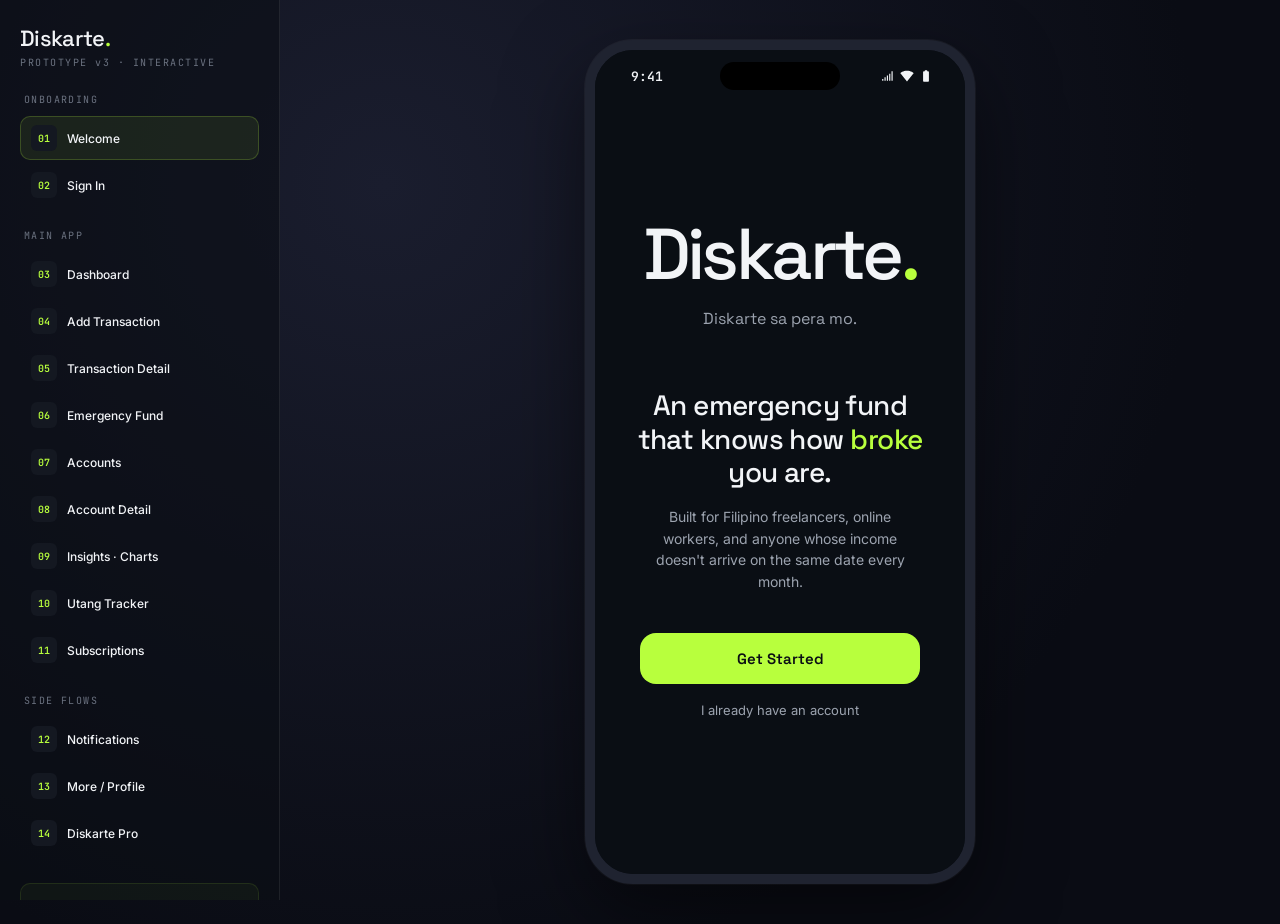
<file: index.html>
<!DOCTYPE html>
<html lang="en">
<head>
<meta charset="UTF-8">
<meta name="viewport" content="width=device-width, initial-scale=1.0">
<title>Diskarte — Interactive Prototype v3</title>
<link rel="preconnect" href="https://fonts.googleapis.com">
<link rel="preconnect" href="https://fonts.gstatic.com" crossorigin>
<link href="https://fonts.googleapis.com/css2?family=Inter:wght@400;500;600;700&family=JetBrains+Mono:wght@400;500;600&family=Space+Grotesk:wght@400;500;600;700&display=swap" rel="stylesheet">
<link rel="stylesheet" href="./styling/style.css">
</head>
<body>

<div class="stage">
  <aside class="sidebar">
    <div class="sidebar-brand">Diskarte<span class="dot">.</span></div>
    <div class="sidebar-label">PROTOTYPE v3 · INTERACTIVE</div>

    <div class="sidebar-section-title">Onboarding</div>
    <div class="thumb active" data-screen="welcome"><div class="thumb-icon">01</div><div class="thumb-text">Welcome</div></div>
    <div class="thumb" data-screen="login"><div class="thumb-icon">02</div><div class="thumb-text">Sign In</div></div>

    <div class="sidebar-section-title">Main App</div>
    <div class="thumb" data-screen="dashboard"><div class="thumb-icon">03</div><div class="thumb-text">Dashboard</div></div>
    <div class="thumb" data-screen="add"><div class="thumb-icon">04</div><div class="thumb-text">Add Transaction</div></div>
    <div class="thumb" data-screen="txn-detail"><div class="thumb-icon">05</div><div class="thumb-text">Transaction Detail</div></div>
    <div class="thumb" data-screen="emergency"><div class="thumb-icon">06</div><div class="thumb-text">Emergency Fund</div></div>
    <div class="thumb" data-screen="accounts"><div class="thumb-icon">07</div><div class="thumb-text">Accounts</div></div>
    <div class="thumb" data-screen="account-detail"><div class="thumb-icon">08</div><div class="thumb-text">Account Detail</div></div>
    <div class="thumb" data-screen="insights"><div class="thumb-icon">09</div><div class="thumb-text">Insights · Charts</div></div>
    <div class="thumb" data-screen="utang"><div class="thumb-icon">10</div><div class="thumb-text">Utang Tracker</div></div>
    <div class="thumb" data-screen="subscriptions"><div class="thumb-icon">11</div><div class="thumb-text">Subscriptions</div></div>

    <div class="sidebar-section-title">Side flows</div>
    <div class="thumb" data-screen="notifications"><div class="thumb-icon">12</div><div class="thumb-text">Notifications</div></div>
    <div class="thumb" data-screen="more"><div class="thumb-icon">13</div><div class="thumb-text">More / Profile</div></div>
    <div class="thumb" data-screen="pro"><div class="thumb-icon">14</div><div class="thumb-text">Diskarte Pro</div></div>

    <div class="help-card">
      <strong>What's new in v3:</strong><br>
      • Toast notifications now appear at the bottom (not behind the notch)<br>
      • Tap any transaction → full detail view with delete<br>
      • Tap any account → drill into its history<br>
      • Subscriptions screen catches recurring bleed<br>
      • Emergency Fund target now uses a real drag slider<br>
      • Theme toggle in More actually flips dark ↔ light
    </div>
  </aside>

  <div class="canvas">
    <div class="device" id="device">

      <div class="status-bar">
        <span>9:41</span>
        <div class="status-icons">
          <svg viewBox="0 0 24 24"><path d="M2 17h2v3H2zM6 14h2v6H6zM10 11h2v9h-2zM14 8h2v12h-2zM18 4h2v16h-2z"/></svg>
          <svg viewBox="0 0 24 24"><path d="M12.01 21.49L23.64 7c-.45-.34-4.93-4-11.64-4C5.28 3 .81 6.66.36 7l11.63 14.49.01.01.01-.01z"/></svg>
          <svg viewBox="0 0 24 24"><path d="M15.67 4H14V2h-4v2H8.33C7.6 4 7 4.6 7 5.33v15.33C7 21.4 7.6 22 8.33 22h7.33c.74 0 1.34-.6 1.34-1.33V5.33C17 4.6 16.4 4 15.67 4z"/></svg>
        </div>
      </div>

      <div class="toast-container" id="toast"><div class="toast"><svg viewBox="0 0 24 24"><path d="M5 13l4 4L19 7"/></svg><span id="toast-msg">Saved</span></div></div>

      <div class="screen active" id="screen-welcome">
        <div class="welcome">
          <div class="welcome-logo">Diskarte<span class="dot">.</span></div>
          <div class="welcome-tagline">Diskarte sa pera mo.</div>
          <div class="welcome-headline">An emergency fund<br>that knows how <span class="accent">broke</span> you are.</div>
          <div class="welcome-sub">Built for Filipino freelancers, online workers, and anyone whose income doesn't arrive on the same date every month.</div>
          <button class="cta-primary" data-go="login">Get Started</button>
          <button class="cta-secondary" data-go="login">I already have an account</button>
        </div>
      </div>

      <div class="screen" id="screen-login">
        <div class="login">
          <div class="screen-top" style="padding-bottom: 28px;">
            <div class="back-btn" data-go="welcome"><svg viewBox="0 0 24 24"><path d="M15 18l-6-6 6-6"/></svg></div>
          </div>
          <div class="login-logo">Diskarte<span class="dot">.</span></div>
          <div class="login-sub">Welcome back. Let's check the books.</div>
          <div class="input-group"><label class="input-label">Email or Username</label><input class="input-field" type="email" value="jude@diskarte.app"></div>
          <div class="input-group"><label class="input-label">Password</label><input class="input-field" type="password" value="••••••••"></div>
          <div class="forgot-link">Forgot password?</div>
          <button class="cta-primary" style="max-width: 100%;" data-go="dashboard">Sign In</button>
          <div class="divider"><span>OR CONTINUE WITH</span></div>
          <button class="social-btn" data-go="dashboard">
            <svg viewBox="0 0 24 24" fill="currentColor"><path d="M22.56 12.25c0-.78-.07-1.53-.2-2.25H12v4.26h5.92c-.26 1.37-1.04 2.53-2.21 3.31v2.77h3.57c2.08-1.92 3.28-4.74 3.28-8.09z" fill="#4285F4"/><path d="M12 23c2.97 0 5.46-.98 7.28-2.66l-3.57-2.77c-.98.66-2.23 1.06-3.71 1.06-2.86 0-5.29-1.93-6.16-4.53H2.18v2.84C3.99 20.53 7.7 23 12 23z" fill="#34A853"/><path d="M5.84 14.09c-.22-.66-.35-1.36-.35-2.09s.13-1.43.35-2.09V7.07H2.18C1.43 8.55 1 10.22 1 12s.43 3.45 1.18 4.93l2.85-2.22.81-.62z" fill="#FBBC05"/><path d="M12 5.38c1.62 0 3.06.56 4.21 1.64l3.15-3.15C17.45 2.09 14.97 1 12 1 7.7 1 3.99 3.47 2.18 7.07l3.66 2.84c.87-2.6 3.3-4.53 6.16-4.53z" fill="#EA4335"/></svg>
            Continue with Google
          </button>
          <div class="signup-prompt">Don't have an account? <a data-go="welcome">Sign up</a></div>
        </div>
      </div>

      <div class="screen" id="screen-dashboard">
        <div class="screen-body">
          <div class="header-row">
            <div>
              <div class="brand-mark">Diskarte<span class="dot">.</span></div>
              <div class="greeting">Magandang umaga, Jude</div>
            </div>
            <div class="header-actions">
              <div class="icon-btn" data-go="notifications">
                <svg viewBox="0 0 24 24"><path d="M18 8A6 6 0 0 0 6 8c0 7-3 9-3 9h18s-3-2-3-9"/><path d="M13.73 21a2 2 0 0 1-3.46 0"/></svg>
                <span class="badge"></span>
              </div>
              <div class="icon-btn" onclick="togglePrivacy()">
                <svg viewBox="0 0 24 24" id="eye-icon"><circle cx="12" cy="12" r="3"/><path d="M2 12s3-7 10-7 10 7 10 7-3 7-10 7-10-7-10-7z"/></svg>
              </div>
            </div>
          </div>

          <div class="net-worth-block peek-target">
            <div class="nw-label">Net Worth</div>
            <div class="nw-value" id="nw-value">₱ 218,420</div>
            <div class="nw-trend" id="nw-trend">↑ 4.2% this month</div>
          </div>

          <div class="card feature peek-target" data-go="emergency">
            <div class="card-head"><div class="card-title">Emergency Fund</div><div class="card-meta">68%</div></div>
            <div class="progress-bar"><div class="progress-fill" style="width: 68%"></div></div>
            <div class="card-foot"><span class="blurr">4 of 6 months covered</span><span>Tap to manage →</span></div>
          </div>

          <div class="stat-row">
            <div class="card stat-card no-tap peek-target">
              <div class="nw-label">Daily Avg</div>
              <div class="stat-val">₱ 820</div>
              <div class="stat-sub warn">↑ above target</div>
            </div>
            <div class="card stat-card no-tap peek-target">
              <div class="nw-label">This Month</div>
              <div class="stat-val" id="month-spent">₱ 24,580</div>
              <div class="stat-sub">Spent so far</div>
            </div>
          </div>

          <div class="section-label"><span>Recent Transactions</span><span class="link" data-go="insights">See all →</span></div>
          <div class="card no-tap" style="padding: 6px 16px;">
            <div class="txn-list" id="txn-list"></div>
          </div>
        </div>
        <div class="tab-bar"></div>
      </div>

      <div class="screen modal" id="screen-add">
        <div class="screen-body" style="padding-bottom: 30px;">
          <div class="screen-top">
            <div class="back-btn" data-go="dashboard"><svg viewBox="0 0 24 24"><path d="M6 18L18 6M6 6l12 12"/></svg></div>
            <div class="screen-title">New Transaction</div>
            <div class="screen-action" onclick="saveTransaction()">Save</div>
          </div>
          <div class="tg-segment" id="type-segment">
            <div class="seg on" data-type="expense">Expense</div>
            <div class="seg income" data-type="income">Income</div>
            <div class="seg" data-type="transfer">Transfer</div>
          </div>
          <div class="amount-display">
            <div class="amount-label">Amount</div>
            <div class="amount-val zero" id="amount-display"><span class="currency">₱</span>0</div>
          </div>
          <div class="keypad-wrap">
            <div class="keypad">
              <button class="key" data-key="1">1</button>
              <button class="key" data-key="2">2</button>
              <button class="key" data-key="3">3</button>
              <button class="key" data-key="4">4</button>
              <button class="key" data-key="5">5</button>
              <button class="key" data-key="6">6</button>
              <button class="key" data-key="7">7</button>
              <button class="key" data-key="8">8</button>
              <button class="key" data-key="9">9</button>
              <button class="key action" data-key="clear">C</button>
              <button class="key" data-key="0">0</button>
              <button class="key action" data-key="back"><svg viewBox="0 0 24 24"><path d="M21 4H8l-7 8 7 8h13a2 2 0 0 0 2-2V6a2 2 0 0 0-2-2zM18 9l-6 6M12 9l6 6"/></svg></button>
            </div>
          </div>
          <div class="section-label">Category</div>
          <div class="category-grid" id="cat-grid">
            <div class="cat-item on" data-cat="Food"><span class="cat-emoji">🍔</span><span class="cat-label">Food</span></div>
            <div class="cat-item" data-cat="Transport"><span class="cat-emoji">🛺</span><span class="cat-label">Transport</span></div>
            <div class="cat-item" data-cat="Bills"><span class="cat-emoji">🏠</span><span class="cat-label">Bills</span></div>
            <div class="cat-item" data-cat="Shopping"><span class="cat-emoji">🛍️</span><span class="cat-label">Shopping</span></div>
            <div class="cat-item" data-cat="Health"><span class="cat-emoji">💊</span><span class="cat-label">Health</span></div>
            <div class="cat-item" data-cat="Leisure"><span class="cat-emoji">🎬</span><span class="cat-label">Leisure</span></div>
            <div class="cat-item" data-cat="Learn"><span class="cat-emoji">📚</span><span class="cat-label">Learn</span></div>
            <div class="cat-item" data-cat="Other"><span class="cat-emoji">⋯</span><span class="cat-label">More</span></div>
          </div>
          <div class="field"><div><span class="field-label">Account</span><span class="field-value">BPI Credit Card</span></div><div class="field-chevron"><svg viewBox="0 0 24 24"><path d="M9 18l6-6-6-6"/></svg></div></div>
          <div class="field"><div><span class="field-label">Date</span><span class="field-value">Today, May 14</span></div><div class="field-chevron"><svg viewBox="0 0 24 24"><path d="M9 18l6-6-6-6"/></svg></div></div>
          <div class="field"><div><span class="field-label">Note (optional)</span><span class="field-value" style="color: var(--text-dim);">Add a note...</span></div></div>
        </div>
      </div>

      <div class="screen" id="screen-txn-detail">
        <div class="screen-body">
          <div class="screen-top">
            <div class="back-btn" data-go="dashboard"><svg viewBox="0 0 24 24"><path d="M15 18l-6-6 6-6"/></svg></div>
            <div class="screen-title">Transaction Details</div>
          </div>
          <div class="txn-hero">
            <div class="txn-hero-icon" id="txn-d-icon">🍔</div>
            <div class="txn-hero-name" id="txn-d-name">Jollibee</div>
            <div class="txn-hero-cat" id="txn-d-cat">Food · BPI Credit Card</div>
            <div class="txn-hero-amt exp" id="txn-d-amt">−₱ 285</div>
          </div>
          <div class="card no-tap">
            <div class="txn-detail-row"><span class="txn-detail-label">Date</span><span class="txn-detail-val">Today, May 14 · 12:42 PM</span></div>
            <div class="txn-detail-row"><span class="txn-detail-label">Account</span><span class="txn-detail-val">BPI Credit Card</span></div>
            <div class="txn-detail-row"><span class="txn-detail-label">Category</span><span class="txn-detail-val">Food</span></div>
            <div class="txn-detail-row"><span class="txn-detail-label">Reference</span><span class="txn-detail-val" style="font-family: var(--font-mono); font-size: 12px;">TXN-2026051401</span></div>
            <div class="txn-detail-row"><span class="txn-detail-label">Note</span><span class="txn-detail-val" style="color: var(--text-dim);">Lunch with team</span></div>
          </div>
          <div class="action-row">
            <button class="action-btn" onclick="showToast('Edit mode opened')">✎ Edit</button>
            <button class="action-btn danger" onclick="deleteTransaction()">🗑 Delete</button>
          </div>
          <div class="tip-card">
            <div class="tip-head">◆ Spending pattern</div>
            <div class="tip-text">You've spent ₱2,840 on Food at Jollibee this month across 9 visits. That's about 12% of your food budget.</div>
          </div>
        </div>
      </div>

      <div class="screen" id="screen-emergency">
        <div class="screen-body">
          <div class="screen-top">
            <div class="back-btn" data-go="dashboard"><svg viewBox="0 0 24 24"><path d="M15 18l-6-6 6-6"/></svg></div>
            <div class="screen-title">Emergency Fund</div>
          </div>
          <div class="ef-hero">
            <div class="ef-ring">
              <svg viewBox="0 0 100 100">
                <circle class="ring-bg" cx="50" cy="50" r="42" fill="none" stroke-width="7"/>
                <circle class="ring-fg" id="ef-ring" cx="50" cy="50" r="42" fill="none" stroke-width="7" stroke-dasharray="263.89" stroke-dashoffset="84.45"/>
              </svg>
              <div class="ef-ring-center">
                <div class="ef-pct" id="ef-pct">68%</div>
                <div class="ef-pct-label">covered</div>
              </div>
            </div>
            <div class="ef-headline" id="ef-headline">4 of 6 months saved</div>
            <div style="font-size: 12px; color: var(--text-muted); margin-top: 4px;" id="ef-progress">₱ 167,200 of ₱ 246,000 target</div>
          </div>

          <div class="ef-stats">
            <div class="card no-tap">
              <div class="nw-label">Monthly Need</div>
              <div class="stat-val" style="font-size: 18px; margin-top: 4px;">₱ 41,000</div>
              <div class="stat-sub">Based on daily avg × 30</div>
            </div>
            <div class="card no-tap">
              <div class="nw-label">Months to Goal</div>
              <div class="stat-val" id="ef-months-to-go" style="font-size: 18px; margin-top: 4px;">3.8</div>
              <div class="stat-sub">At current pace</div>
            </div>
          </div>

          <div class="slider-card">
            <div class="slider-head">
              <span class="slider-label">Adjust target</span>
              <span class="slider-val"><span id="ef-target-val">6</span><span class="unit">months</span></span>
            </div>
            <input type="range" min="1" max="12" value="6" class="slider-input" id="ef-slider">
            <div class="slider-ticks"><span>1</span><span>3</span><span>6</span><span>9</span><span>12</span></div>
          </div>

          <div class="tip-card">
            <div class="tip-head">◆ The honest math</div>
            <div class="tip-text" id="ef-tip">Your target updates automatically as your spending changes. Right now you spend an average of ₱820 per day, so 6 months of cushion means ₱246,000. If your spending drops, the target drops with it.</div>
          </div>
        </div>
        <div class="tab-bar"></div>
      </div>

      <div class="screen" id="screen-accounts">
        <div class="screen-body">
          <div class="screen-top">
            <div class="back-btn" data-go="dashboard"><svg viewBox="0 0 24 24"><path d="M15 18l-6-6 6-6"/></svg></div>
            <div class="screen-title">Accounts</div>
          </div>
          <div class="net-worth-block">
            <div class="nw-label">Total Across All Accounts</div>
            <div class="nw-value">₱ 218,420</div>
            <div class="nw-trend">5 accounts · 1 credit card</div>
          </div>
          <div class="account-group">Cash & Wallets</div>
          <div class="acct-item" onclick="openAccountDetail('GCash', 'E-Wallet', '8,420', 'G', '#B8FF3D')"><div class="acct-icon" style="background: rgba(184,255,61,0.1); color: var(--kalamansi);">G</div><div class="acct-body"><div class="acct-name">GCash</div><div class="acct-type">E-Wallet</div></div><div class="acct-amt">₱ 8,420</div></div>
          <div class="acct-item" onclick="openAccountDetail('Maya', 'E-Wallet', '12,500', 'M', '#FFB84D')"><div class="acct-icon" style="background: rgba(255,184,77,0.1); color: var(--tanglaw);">M</div><div class="acct-body"><div class="acct-name">Maya</div><div class="acct-type">E-Wallet</div></div><div class="acct-amt">₱ 12,500</div></div>
          <div class="acct-item" onclick="openAccountDetail('Cash on Hand', 'Physical', '10,000', '💵', '')"><div class="acct-icon">💵</div><div class="acct-body"><div class="acct-name">Cash on Hand</div><div class="acct-type">Physical</div></div><div class="acct-amt">₱ 10,000</div></div>
          <div class="account-group">Bank Accounts</div>
          <div class="acct-item" onclick="openAccountDetail('BPI Savings', 'Bank · ••••4521', '142,300', 'B', '#E53935')"><div class="acct-icon" style="background: rgba(229, 57, 53, 0.1); color: #E53935;">B</div><div class="acct-body"><div class="acct-name">BPI Savings</div><div class="acct-type">Bank · ••••4521</div></div><div class="acct-amt">₱ 142,300</div></div>
          <div class="acct-item" onclick="openAccountDetail('GSave', 'Digital Bank', '45,200', 'G', '#B8FF3D')"><div class="acct-icon" style="background: rgba(184,255,61,0.1); color: var(--kalamansi);">G</div><div class="acct-body"><div class="acct-name">GSave</div><div class="acct-type">Digital Bank</div></div><div class="acct-amt">₱ 45,200</div></div>
          <div class="account-group">Credit Cards</div>
          <div class="acct-item" onclick="openAccountDetail('BPI Credit Card', 'Due May 28', '-4,250', 'C', '#FF5C5C')"><div class="acct-icon" style="background: rgba(255, 92, 92, 0.1); color: var(--apoy);">C</div><div class="acct-body"><div class="acct-name">BPI Credit Card</div><div class="acct-type">Due May 28 · ₱ 4,250 owed</div></div><div class="acct-amt" style="color: var(--apoy);">−₱ 4,250</div></div>
          <button class="add-account-btn">+ Add Account</button>
        </div>
        <div class="tab-bar"></div>
      </div>

      <div class="screen" id="screen-account-detail">
        <div class="screen-body">
          <div class="screen-top">
            <div class="back-btn" data-go="accounts"><svg viewBox="0 0 24 24"><path d="M15 18l-6-6 6-6"/></svg></div>
            <div class="screen-title" id="ad-title">BPI Savings</div>
            <div class="screen-action">⋯</div>
          </div>
          <div class="account-hero">
            <div class="account-hero-icon" id="ad-icon" style="background: rgba(229, 57, 53, 0.1); color: #E53935;">B</div>
            <div class="account-hero-name" id="ad-name">BPI Savings</div>
            <div class="account-hero-num" id="ad-num">Bank · ••••4521</div>
            <div class="nw-label">Current Balance</div>
            <div class="account-hero-amt" id="ad-amt">₱ 142,300</div>
          </div>
          <div class="acct-stat-row">
            <div class="card no-tap"><div class="nw-label">Income (mo)</div><div class="stat-val" style="font-size: 18px; color: var(--kalamansi);">+₱ 38,500</div></div>
            <div class="card no-tap"><div class="nw-label">Outflow (mo)</div><div class="stat-val" style="font-size: 18px;">−₱ 12,200</div></div>
          </div>
          <div class="section-label"><span>Recent Activity</span><span class="link">Filter</span></div>
          <div class="card no-tap" style="padding: 6px 16px;">
            <div class="txn-list">
              <div class="txn-item"><div class="txn-icon">💼</div><div class="txn-body"><div class="txn-name">Upwork Payment</div><div class="txn-meta">Income · Yesterday</div></div><div class="txn-amount inc">+₱ 18,500</div></div>
              <div class="txn-item"><div class="txn-icon">🏦</div><div class="txn-body"><div class="txn-name">Transfer to GSave</div><div class="txn-meta">Transfer · May 10</div></div><div class="txn-amount exp">−₱ 10,000</div></div>
              <div class="txn-item"><div class="txn-icon">💼</div><div class="txn-body"><div class="txn-name">Local Client Invoice</div><div class="txn-meta">Income · May 8</div></div><div class="txn-amount inc">+₱ 20,000</div></div>
              <div class="txn-item"><div class="txn-icon">🏠</div><div class="txn-body"><div class="txn-name">Rent</div><div class="txn-meta">Bills · May 1</div></div><div class="txn-amount exp">−₱ 12,000</div></div>
            </div>
          </div>
        </div>
      </div>

      <div class="screen" id="screen-insights">
        <div class="screen-body">
          <div class="screen-top">
            <div class="back-btn" data-go="dashboard"><svg viewBox="0 0 24 24"><path d="M15 18l-6-6 6-6"/></svg></div>
            <div class="screen-title">Insights</div>
          </div>
          <div class="chart-card">
            <div class="chart-head">
              <div>
                <div class="chart-title">Spending This Week</div>
                <div style="font-family: var(--font-mono); font-size: 22px; font-weight: 500; margin-top: 6px; color: var(--text);">₱ 5,740</div>
                <div style="font-size: 11px; color: var(--apoy); margin-top: 2px;">↑ 12% vs last week</div>
              </div>
              <div class="chart-period">7 days ▾</div>
            </div>
            <div class="bar-chart">
              <div class="bar" style="height: 32%;"><div class="bar-label">Mon</div></div>
              <div class="bar" style="height: 56%;"><div class="bar-label">Tue</div></div>
              <div class="bar" style="height: 40%;"><div class="bar-label">Wed</div></div>
              <div class="bar" style="height: 72%;"><div class="bar-label">Thu</div></div>
              <div class="bar peak" style="height: 95%;"><div class="bar-label">Fri</div></div>
              <div class="bar" style="height: 60%;"><div class="bar-label">Sat</div></div>
              <div class="bar" style="height: 28%;"><div class="bar-label">Sun</div></div>
            </div>
            <div class="chart-stats">
              <div class="chart-stat"><div class="l">Avg/Day</div><div class="v">₱ 820</div></div>
              <div class="chart-stat"><div class="l">Highest</div><div class="v">₱ 1,420</div></div>
              <div class="chart-stat"><div class="l">Lowest</div><div class="v">₱ 320</div></div>
            </div>
          </div>
          <div class="section-label"><span>By Category</span></div>
          <div class="card no-tap" style="padding: 8px 16px;">
            <div class="cat-row"><div class="cat-row-icon">🍔</div><div class="cat-row-body"><div class="cat-row-name">Food</div><div class="cat-row-meter"><div class="cat-row-meter-fill" style="width: 100%;"></div></div></div><div class="cat-row-amt">₱ 8,420</div></div>
            <div class="cat-row"><div class="cat-row-icon">🛺</div><div class="cat-row-body"><div class="cat-row-name">Transport</div><div class="cat-row-meter"><div class="cat-row-meter-fill" style="width: 56%;"></div></div></div><div class="cat-row-amt">₱ 4,720</div></div>
            <div class="cat-row"><div class="cat-row-icon">🏠</div><div class="cat-row-body"><div class="cat-row-name">Bills</div><div class="cat-row-meter"><div class="cat-row-meter-fill" style="width: 84%;"></div></div></div><div class="cat-row-amt">₱ 7,080</div></div>
            <div class="cat-row"><div class="cat-row-icon">🛍️</div><div class="cat-row-body"><div class="cat-row-name">Shopping</div><div class="cat-row-meter"><div class="cat-row-meter-fill" style="width: 38%;"></div></div></div><div class="cat-row-amt">₱ 3,200</div></div>
            <div class="cat-row"><div class="cat-row-icon">🎬</div><div class="cat-row-body"><div class="cat-row-name">Leisure</div><div class="cat-row-meter"><div class="cat-row-meter-fill" style="width: 14%;"></div></div></div><div class="cat-row-amt">₱ 1,160</div></div>
          </div>
          <div class="tip-card">
            <div class="tip-head">◆ Quiet observation</div>
            <div class="tip-text">Your Friday spending is consistently the highest day of the week. It's not bad, but if you wanted to cut ₱5,000 a month, that's where the leak is.</div>
          </div>
        </div>
        <div class="tab-bar"></div>
      </div>

      <div class="screen" id="screen-utang">
        <div class="screen-body">
          <div class="screen-top">
            <div class="back-btn" data-go="dashboard"><svg viewBox="0 0 24 24"><path d="M15 18l-6-6 6-6"/></svg></div>
            <div class="screen-title">Utang Tracker</div>
            <div class="screen-action">+ Add</div>
          </div>
          <div class="utang-toggle">
            <div class="utang-tab on"><div class="l">They owe you</div><div class="v">₱ 2,500</div></div>
            <div class="utang-tab danger"><div class="l">You owe them</div><div class="v">₱ 850</div></div>
          </div>
          <div class="section-label">Pending</div>
          <div class="utang-item"><div class="utang-avatar" style="background: rgba(184,255,61,0.15); color: var(--kalamansi);">MR</div><div class="utang-body"><div class="utang-name">Kuya Marco Reyes</div><div class="utang-due">Borrowed May 5 · Due May 20</div></div><div class="utang-amt">₱ 1,500</div></div>
          <div class="utang-item"><div class="utang-avatar" style="background: rgba(255,184,77,0.15); color: var(--tanglaw);">AC</div><div class="utang-body"><div class="utang-name">Ate Carla</div><div class="utang-due overdue">Borrowed Apr 28 · 4 days overdue</div></div><div class="utang-amt">₱ 1,000</div></div>
          <div class="section-label">You Owe</div>
          <div class="utang-item"><div class="utang-avatar" style="background: rgba(255,92,92,0.15); color: var(--apoy);">PB</div><div class="utang-body"><div class="utang-name">Pancit ni Boss (lunch)</div><div class="utang-due">Due May 18</div></div><div class="utang-amt">−₱ 350</div></div>
          <div class="utang-item"><div class="utang-avatar" style="background: rgba(255,92,92,0.15); color: var(--apoy);">DJ</div><div class="utang-body"><div class="utang-name">Dad (Grab fare)</div><div class="utang-due">No due date</div></div><div class="utang-amt">−₱ 500</div></div>
          <div class="tip-card" style="margin-top: 14px;">
            <div class="tip-head">◆ Friendship saver</div>
            <div class="tip-text">No more "wait, did Kuya pay me back na ba?" Diskarte keeps the receipts so you don't have to remember.</div>
          </div>
        </div>
        <div class="tab-bar"></div>
      </div>

      <div class="screen" id="screen-subscriptions">
        <div class="screen-body">
          <div class="screen-top">
            <div class="back-btn" data-go="dashboard"><svg viewBox="0 0 24 24"><path d="M15 18l-6-6 6-6"/></svg></div>
            <div class="screen-title">Subscriptions</div>
            <div class="screen-action">+ Add</div>
          </div>
          <div class="sub-summary">
            <div class="sub-summary-label">Monthly Bleed</div>
            <div class="sub-summary-val">₱ 1,847</div>
            <div class="sub-summary-sub">Across 7 active subscriptions · ₱ 22,164/year</div>
          </div>
          <div class="section-label">Active</div>
          <div class="sub-item"><div class="sub-icon" style="background: #E50914; color: white;">N</div><div class="sub-body"><div class="sub-name">Netflix</div><div class="sub-renew">Renews May 28 · GCash</div></div><div class="sub-amt"><div class="sub-amt-val">₱ 549</div><div class="sub-amt-freq">monthly</div></div></div>
          <div class="sub-item"><div class="sub-icon" style="background: #1DB954; color: white;">S</div><div class="sub-body"><div class="sub-name">Spotify Premium</div><div class="sub-renew">Renews May 22 · BPI Credit</div></div><div class="sub-amt"><div class="sub-amt-val">₱ 149</div><div class="sub-amt-freq">monthly</div></div></div>
          <div class="sub-item"><div class="sub-icon" style="background: #000; color: white; border: 1px solid var(--border-2);">C</div><div class="sub-body"><div class="sub-name">ChatGPT Plus</div><div class="sub-renew">Renews Jun 3 · BPI Credit</div></div><div class="sub-amt"><div class="sub-amt-val">₱ 1,150</div><div class="sub-amt-freq">monthly</div></div></div>
          <div class="sub-item"><div class="sub-icon" style="background: #FF7262; color: white;">F</div><div class="sub-body"><div class="sub-name">Figma Pro</div><div class="sub-renew">Renews Jun 12 · BPI Credit</div></div><div class="sub-amt"><div class="sub-amt-val">₱ 720</div><div class="sub-amt-freq">monthly</div></div></div>
          <div class="sub-item"><div class="sub-icon" style="background: #007AFF; color: white;">i</div><div class="sub-body"><div class="sub-name">iCloud+ 200GB</div><div class="sub-renew">Renews May 25 · GCash</div></div><div class="sub-amt"><div class="sub-amt-val">₱ 49</div><div class="sub-amt-freq">monthly</div></div></div>
          <div class="sub-item"><div class="sub-icon" style="background: #5A45FF; color: white;">G</div><div class="sub-body"><div class="sub-name">Globe Postpaid</div><div class="sub-renew">Renews Jun 1 · Auto-debit</div></div><div class="sub-amt"><div class="sub-amt-val">₱ 999</div><div class="sub-amt-freq">monthly</div></div></div>
          <div class="sub-item"><div class="sub-icon" style="background: #FF6B00; color: white;">A</div><div class="sub-body"><div class="sub-name">Adobe Creative Cloud</div><div class="sub-renew">Renews next month · Annual plan</div></div><div class="sub-amt"><div class="sub-amt-val">₱ 350</div><div class="sub-amt-freq">avg monthly</div></div></div>
          <div class="tip-card" style="margin-top: 14px;">
            <div class="tip-head">◆ The silent leak</div>
            <div class="tip-text">If you canceled the bottom three, you'd save ₱13,176 per year. Diskarte flags subscriptions you haven't used in 30 days.</div>
          </div>
        </div>
        <div class="tab-bar"></div>
      </div>

      <div class="screen" id="screen-notifications">
        <div class="screen-body">
          <div class="screen-top">
            <div class="back-btn" data-go="dashboard"><svg viewBox="0 0 24 24"><path d="M15 18l-6-6 6-6"/></svg></div>
            <div class="screen-title">Notifications</div>
            <div class="screen-action">Mark all read</div>
          </div>
          <div class="section-label">Today</div>
          <div class="notif-item unread"><div class="notif-dot"></div><div class="notif-body"><div class="notif-title">Daily spending alert</div><div class="notif-text">You spent ₱1,420 today, which is ₱600 above your daily average. Heads up before the weekend.</div><div class="notif-time">2 hours ago</div></div></div>
          <div class="notif-item unread"><div class="notif-dot"></div><div class="notif-body"><div class="notif-title">BPI Credit Card due in 14 days</div><div class="notif-text">Statement balance is ₱4,250. Due date is May 28, 2026.</div><div class="notif-time">9:00 AM</div></div></div>
          <div class="notif-item unread"><div class="notif-dot"></div><div class="notif-body"><div class="notif-title">Ate Carla's utang is overdue</div><div class="notif-text">She still owes you ₱1,000 since April 28. Maybe send a gentle reminder.</div><div class="notif-time">8:14 AM</div></div></div>
          <div class="section-label">Earlier</div>
          <div class="notif-item"><div class="notif-dot"></div><div class="notif-body"><div class="notif-title">You crossed 65% emergency fund</div><div class="notif-text">4 months out of 6 are now covered. Congrats, that's actual progress.</div><div class="notif-time">Yesterday</div></div></div>
          <div class="notif-item"><div class="notif-dot"></div><div class="notif-body"><div class="notif-title">Upwork payment received</div><div class="notif-text">₱18,500 was added to BPI Savings. Auto-categorized as income.</div><div class="notif-time">Yesterday</div></div></div>
          <div class="notif-item"><div class="notif-dot"></div><div class="notif-body"><div class="notif-title">Netflix charged ₱549</div><div class="notif-text">Recurring subscription detected. Tap to manage your subscriptions.</div><div class="notif-time">2 days ago</div></div></div>
        </div>
        <div class="tab-bar"></div>
      </div>

      <div class="screen" id="screen-more">
        <div class="screen-body">
          <div class="screen-top">
            <div class="back-btn" data-go="dashboard"><svg viewBox="0 0 24 24"><path d="M15 18l-6-6 6-6"/></svg></div>
            <div class="screen-title">More</div>
          </div>
          <div class="profile-card">
            <div class="profile-avatar">J</div>
            <div>
              <div class="profile-name">Jude Poline Austria</div>
              <div class="profile-email">jude@diskarte.app · Free Tier</div>
            </div>
          </div>
          <div class="pro-card" data-go="pro">
            <span class="pro-tag">DISKARTE PRO</span>
            <div class="pro-headline">Unlock the full diskarte.</div>
            <div class="pro-sub">Multi-month analytics, unlimited categories, CSV export, priority support.</div>
            <button class="pro-cta" data-go="pro">Upgrade →</button>
          </div>
          <div class="section-label">Preferences</div>
          <div class="menu-item">
            <div class="menu-icon"><svg viewBox="0 0 24 24"><path d="M2 12s3-7 10-7 10 7 10 7-3 7-10 7-10-7-10-7z"/><circle cx="12" cy="12" r="3"/></svg></div>
            <div class="menu-text">Privacy Mode</div>
            <div class="menu-toggle" id="privacy-menu-toggle" onclick="togglePrivacy()"></div>
          </div>
          <div class="menu-item">
            <div class="menu-icon"><svg viewBox="0 0 24 24"><circle cx="12" cy="12" r="5"/><path d="M12 1v2M12 21v2M4.22 4.22l1.42 1.42M18.36 18.36l1.42 1.42M1 12h2M21 12h2M4.22 19.78l1.42-1.42M18.36 5.64l1.42-1.42"/></svg></div>
            <div class="menu-text">Light Theme</div>
            <div class="menu-toggle" id="theme-menu-toggle" onclick="toggleTheme()"></div>
          </div>
          <div class="menu-item" data-go="subscriptions">
            <div class="menu-icon"><svg viewBox="0 0 24 24"><path d="M21 4H3a2 2 0 0 0-2 2v12a2 2 0 0 0 2 2h18a2 2 0 0 0 2-2V6a2 2 0 0 0-2-2zM1 10h22"/></svg></div>
            <div class="menu-text">Subscriptions</div>
            <div class="menu-chevron"><svg viewBox="0 0 24 24"><path d="M9 18l6-6-6-6"/></svg></div>
          </div>
          <div class="menu-item" data-go="utang">
            <div class="menu-icon"><svg viewBox="0 0 24 24"><path d="M17 21v-2a4 4 0 0 0-4-4H5a4 4 0 0 0-4 4v2"/><circle cx="9" cy="7" r="4"/><path d="M23 21v-2a4 4 0 0 0-3-3.87M16 3.13a4 4 0 0 1 0 7.75"/></svg></div>
            <div class="menu-text">Utang Tracker</div>
            <div class="menu-chevron"><svg viewBox="0 0 24 24"><path d="M9 18l6-6-6-6"/></svg></div>
          </div>
          <div class="menu-item" data-go="notifications">
            <div class="menu-icon"><svg viewBox="0 0 24 24"><path d="M18 8A6 6 0 0 0 6 8c0 7-3 9-3 9h18s-3-2-3-9"/><path d="M13.73 21a2 2 0 0 1-3.46 0"/></svg></div>
            <div class="menu-text">Notifications</div>
            <div class="menu-chevron"><svg viewBox="0 0 24 24"><path d="M9 18l6-6-6-6"/></svg></div>
          </div>
          <div class="menu-item">
            <div class="menu-icon"><svg viewBox="0 0 24 24"><path d="M21 15v4a2 2 0 0 1-2 2H5a2 2 0 0 1-2-2v-4M7 10l5 5 5-5M12 15V3"/></svg></div>
            <div class="menu-text">Export Data (CSV)</div>
            <div class="menu-chevron"><svg viewBox="0 0 24 24"><path d="M9 18l6-6-6-6"/></svg></div>
          </div>
          <div class="section-label">Account</div>
          <div class="menu-item" data-go="welcome">
            <div class="menu-icon"><svg viewBox="0 0 24 24"><path d="M9 21H5a2 2 0 0 1-2-2V5a2 2 0 0 1 2-2h4M16 17l5-5-5-5M21 12H9"/></svg></div>
            <div class="menu-text" style="color: var(--apoy);">Sign Out</div>
          </div>
        </div>
        <div class="tab-bar"></div>
      </div>

      <div class="screen" id="screen-pro">
        <div class="screen-body">
          <div class="screen-top">
            <div class="back-btn" data-go="more"><svg viewBox="0 0 24 24"><path d="M15 18l-6-6 6-6"/></svg></div>
            <div class="screen-title">Diskarte Pro</div>
          </div>
          <div class="pro-hero">
            <div class="pro-hero-icon">D.</div>
            <div class="pro-hero-title">The full diskarte.</div>
            <div class="pro-hero-sub">All core features stay free forever. Pro adds the extras you'll only need once your finances start scaling.</div>
          </div>
          <div class="section-label">What's included</div>
          <div class="card no-tap">
            <div class="feature-item"><div class="feature-check">✓</div><div><div class="feature-name">Multi-month analytics</div><div class="feature-desc">Track trends across 3, 6, or 12 months at a glance.</div></div></div>
            <div class="feature-item"><div class="feature-check">✓</div><div><div class="feature-name">Unlimited custom categories</div><div class="feature-desc">Build categories that match your actual life, not generic ones.</div></div></div>
            <div class="feature-item"><div class="feature-check">✓</div><div><div class="feature-name">CSV and PDF export</div><div class="feature-desc">Take your data anywhere, including to your accountant.</div></div></div>
            <div class="feature-item"><div class="feature-check">✓</div><div><div class="feature-name">Priority support</div><div class="feature-desc">Real humans answer within hours instead of days.</div></div></div>
            <div class="feature-item"><div class="feature-check">✓</div><div><div class="feature-name">Early access to new features</div><div class="feature-desc">Bill splitting, household sharing, savings buckets, and more.</div></div></div>
          </div>
          <div class="section-label">Pick a plan</div>
          <div class="plan-row">
            <div class="plan-card" data-plan="monthly"><div class="plan-period">Monthly</div><div class="plan-price">₱99</div><div class="plan-per">per month</div></div>
            <div class="plan-card on" data-plan="yearly"><div class="savings">SAVE 17%</div><div class="plan-period">Yearly</div><div class="plan-price">₱999</div><div class="plan-per">per year</div></div>
          </div>
          <button class="cta-primary" style="max-width: 100%;" onclick="showToast('Welcome to Diskarte Pro 🎉')">Subscribe Now</button>
          <div style="text-align: center; font-size: 11px; color: var(--text-dim); margin-top: 16px;">Cancel anytime. Your data is yours to keep.</div>
        </div>
      </div>

    </div>

    <div class="mobile-nav" id="mobile-nav">
      <button type="button" class="mobile-nav-btn" id="mobile-nav-prev" aria-label="Previous screen">‹</button>
      <button type="button" class="mobile-nav-current" id="mobile-nav-current" aria-haspopup="true" aria-expanded="false">01 Dashboard</button>
      <button type="button" class="mobile-nav-btn" id="mobile-nav-next" aria-label="Next screen">›</button>
      <div class="mobile-nav-dropdown" id="mobile-nav-dropdown" role="menu"></div>
    </div>
  </div>
</div>

<script type="module" src="./main.js"></script>
</body>
</html>
</file>
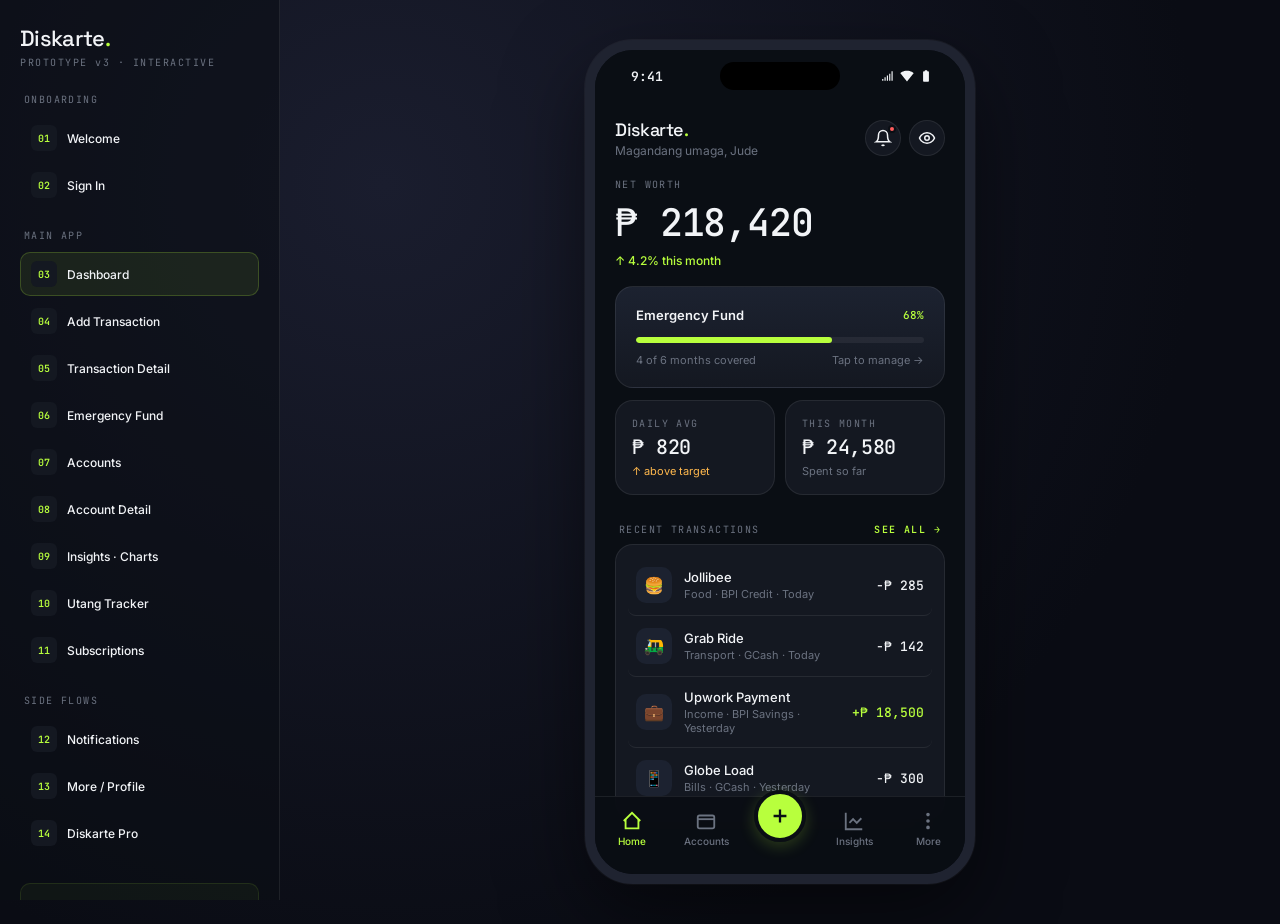
<file: backup-original/diskarte-prototype.html>
<!DOCTYPE html>
<html lang="en">
<head>
<meta charset="UTF-8">
<meta name="viewport" content="width=device-width, initial-scale=1.0">
<title>Diskarte — Interactive Prototype v3</title>
<link rel="preconnect" href="https://fonts.googleapis.com">
<link rel="preconnect" href="https://fonts.gstatic.com" crossorigin>
<link href="https://fonts.googleapis.com/css2?family=Inter:wght@400;500;600;700&family=JetBrains+Mono:wght@400;500;600&family=Space+Grotesk:wght@400;500;600;700&display=swap" rel="stylesheet">
<style>
:root {
  --itim: #0A0E14;
  --anino: #141821;
  --anino-2: #1C2230;
  --anino-3: #252B3D;
  --kalamansi: #B8FF3D;
  --kalamansi-dim: #8FCC2D;
  --tanglaw: #FFB84D;
  --apoy: #FF5C5C;
  --text: #F2F4F7;
  --text-muted: #9CA3AF;
  --text-dim: #6B7280;
  --border: rgba(255, 255, 255, 0.08);
  --border-2: rgba(255, 255, 255, 0.14);
  --font-display: 'Space Grotesk', system-ui, sans-serif;
  --font-body: 'Inter', system-ui, sans-serif;
  --font-mono: 'JetBrains Mono', ui-monospace, monospace;
}
.theme-light {
  --itim: #F7F5EE;
  --anino: #FFFFFF;
  --anino-2: #F0EDE5;
  --anino-3: #E5E2D8;
  --kalamansi: #639922;
  --kalamansi-dim: #4D7A1A;
  --tanglaw: #BA7517;
  --apoy: #A32D2D;
  --text: #0A0E14;
  --text-muted: #5F5E5A;
  --text-dim: #8A8980;
  --border: rgba(0, 0, 0, 0.08);
  --border-2: rgba(0, 0, 0, 0.14);
}
* { box-sizing: border-box; margin: 0; padding: 0; }
html, body {
  font-family: var(--font-body);
  background: radial-gradient(circle at 30% 20%, #1a1d2e 0%, #0a0c14 70%);
  color: var(--text);
  min-height: 100vh;
  -webkit-font-smoothing: antialiased;
  overflow-x: hidden;
}

.stage { display: grid; grid-template-columns: 280px 1fr; min-height: 100vh; }
.sidebar {
  background: rgba(10, 14, 20, 0.6);
  color: #F2F4F7;
  border-right: 1px solid rgba(255,255,255,0.08);
  padding: 24px 20px;
  overflow-y: auto;
  position: sticky;
  top: 0;
  height: 100vh;
}
.sidebar-brand { font-family: var(--font-display); font-size: 22px; font-weight: 500; letter-spacing: -0.03em; }
.sidebar-brand .dot { color: #B8FF3D; }
.sidebar-label { font-family: var(--font-mono); font-size: 10px; letter-spacing: 0.15em; color: #6B7280; margin: 4px 0 24px; }
.sidebar-section-title { font-family: var(--font-mono); font-size: 10px; letter-spacing: 0.14em; color: #6B7280; text-transform: uppercase; margin: 22px 0 10px; padding: 0 4px; }
.thumb { display: flex; align-items: center; gap: 10px; padding: 8px 10px; border-radius: 10px; cursor: pointer; transition: background 150ms; margin-bottom: 3px; border: 1px solid transparent; }
.thumb:hover { background: rgba(255, 255, 255, 0.04); }
.thumb.active { background: rgba(184, 255, 61, 0.08); border-color: rgba(184, 255, 61, 0.2); }
.thumb-icon { width: 26px; height: 26px; border-radius: 6px; background: #141821; display: flex; align-items: center; justify-content: center; font-family: var(--font-mono); font-size: 10px; font-weight: 600; color: #B8FF3D; flex-shrink: 0; }
.thumb-text { font-size: 12px; font-weight: 500; color: #F2F4F7; }
.help-card { margin-top: 28px; padding: 14px; border-radius: 10px; background: rgba(184, 255, 61, 0.04); border: 1px solid rgba(184, 255, 61, 0.1); font-size: 11px; line-height: 1.6; color: #9CA3AF; }
.help-card strong { color: #B8FF3D; font-weight: 600; }
.kbd { display: inline-block; padding: 1px 5px; background: #1C2230; border-radius: 4px; font-family: var(--font-mono); font-size: 10px; color: #F2F4F7; border: 1px solid rgba(255,255,255,0.08); }

.canvas { display: flex; align-items: center; justify-content: center; padding: 40px 20px; min-height: 100vh; }
.device {
  width: 390px; height: 844px;
  background: var(--itim);
  border-radius: 48px;
  border: 10px solid #1f2330;
  position: relative;
  overflow: hidden;
  box-shadow: 0 30px 80px rgba(0, 0, 0, 0.5), 0 0 0 1px rgba(255, 255, 255, 0.05);
  transition: background 280ms;
}
.device::before {
  content: '';
  position: absolute;
  top: 12px; left: 50%;
  transform: translateX(-50%);
  width: 120px; height: 28px;
  background: #000;
  border-radius: 18px;
  z-index: 100;
}
.status-bar {
  position: absolute;
  top: 0; left: 0; right: 0;
  height: 52px;
  display: flex; align-items: center; justify-content: space-between;
  padding: 0 32px 0 36px;
  font-family: var(--font-mono);
  font-size: 13px;
  font-weight: 600;
  color: var(--text);
  z-index: 50;
  pointer-events: none;
}
.status-icons { display: flex; gap: 5px; align-items: center; }
.status-icons svg { width: 14px; height: 14px; fill: var(--text); }

.screen {
  position: absolute;
  inset: 0;
  display: flex;
  flex-direction: column;
  padding-top: 52px;
  background: var(--itim);
  transform: translateX(100%);
  transition: transform 320ms cubic-bezier(0.4, 0, 0.2, 1);
  z-index: 10;
}
.screen.active { transform: translateX(0); z-index: 20; }
.screen.modal { transform: translateY(100%); transition: transform 320ms cubic-bezier(0.4, 0, 0.2, 1); border-radius: 38px 38px 0 0; }
.screen.modal.active { transform: translateY(0); }

.screen-body { flex: 1; overflow-y: auto; padding: 8px 20px 100px; scrollbar-width: none; }
.screen-body::-webkit-scrollbar { display: none; }

.header-row { display: flex; align-items: center; justify-content: space-between; padding: 8px 0 16px; }
.brand-mark { font-family: var(--font-display); font-size: 18px; font-weight: 500; letter-spacing: -0.02em; color: var(--text); }
.brand-mark .dot { color: var(--kalamansi); }
.greeting { font-size: 12px; color: var(--text-dim); margin-top: 2px; }
.icon-btn { width: 36px; height: 36px; border-radius: 50%; background: var(--anino); border: 1px solid var(--border); display: flex; align-items: center; justify-content: center; cursor: pointer; transition: background 150ms; position: relative; }
.icon-btn:hover { background: var(--anino-2); }
.icon-btn svg { width: 18px; height: 18px; stroke: var(--text); fill: none; stroke-width: 2; }
.icon-btn .badge { position: absolute; top: 4px; right: 4px; width: 8px; height: 8px; background: var(--apoy); border-radius: 50%; border: 2px solid var(--itim); }
.header-actions { display: flex; gap: 8px; }

.card {
  background: var(--anino);
  border-radius: 18px;
  padding: 20px;
  margin-bottom: 12px;
  border: 1px solid var(--border);
  cursor: pointer;
  transition: all 180ms;
}
.card:hover { background: var(--anino-2); border-color: var(--border-2); transform: translateY(-1px); }
.card:active { transform: translateY(0) scale(0.99); }
.card.no-tap { cursor: default; }
.card.no-tap:hover { background: var(--anino); border-color: var(--border); transform: none; }
.card.feature { background: linear-gradient(180deg, var(--anino-2) 0%, var(--anino) 100%); }

.section-label { font-family: var(--font-mono); font-size: 10px; letter-spacing: 0.14em; color: var(--text-dim); text-transform: uppercase; margin: 16px 4px 8px; display: flex; justify-content: space-between; align-items: center; }
.section-label .link { color: var(--kalamansi); cursor: pointer; font-weight: 600; }

.welcome { flex: 1; display: flex; flex-direction: column; align-items: center; justify-content: center; padding: 60px 32px 100px; text-align: center; }
.welcome-logo { font-family: var(--font-display); font-size: 72px; font-weight: 500; letter-spacing: -0.05em; margin-bottom: 18px; line-height: 1; color: var(--text); }
.welcome-logo .dot { color: var(--kalamansi); }
.welcome-tagline { font-family: var(--font-display); font-size: 16px; color: var(--text-muted); margin-bottom: 60px; }
.welcome-headline { font-family: var(--font-display); font-size: 28px; font-weight: 500; letter-spacing: -0.02em; margin-bottom: 16px; line-height: 1.2; color: var(--text); }
.welcome-headline .accent { color: var(--kalamansi); }
.welcome-sub { font-size: 14px; color: var(--text-muted); line-height: 1.55; margin-bottom: 40px; max-width: 280px; }
.cta-primary { width: 100%; max-width: 280px; padding: 16px; background: var(--kalamansi); color: var(--itim); border: none; border-radius: 16px; font-family: var(--font-display); font-size: 15px; font-weight: 600; cursor: pointer; transition: transform 150ms, opacity 150ms, box-shadow 200ms; }
.cta-primary:hover { transform: scale(0.98); opacity: 0.92; box-shadow: 0 8px 28px rgba(184, 255, 61, 0.25); }
.cta-primary:active { transform: scale(0.96); }
.cta-secondary { margin-top: 18px; background: none; border: none; color: var(--text-muted); font-size: 13px; cursor: pointer; font-family: var(--font-body); }
.cta-secondary:hover { color: var(--text); }

.login { flex: 1; display: flex; flex-direction: column; padding: 40px 28px 40px; }
.login-logo { font-family: var(--font-display); font-size: 36px; font-weight: 500; letter-spacing: -0.03em; margin-bottom: 6px; color: var(--text); }
.login-logo .dot { color: var(--kalamansi); }
.login-sub { color: var(--text-muted); font-size: 14px; margin-bottom: 40px; }
.input-group { margin-bottom: 16px; }
.input-label { font-family: var(--font-mono); font-size: 10px; letter-spacing: 0.14em; color: var(--text-dim); text-transform: uppercase; margin-bottom: 8px; display: block; }
.input-field { width: 100%; background: var(--anino); border: 1px solid var(--border); border-radius: 14px; padding: 16px; color: var(--text); font-family: var(--font-body); font-size: 14px; outline: none; transition: border 150ms; }
.input-field:focus { border-color: var(--kalamansi); }
.input-field::placeholder { color: var(--text-dim); }
.forgot-link { text-align: right; font-size: 12px; color: var(--kalamansi); margin-top: -8px; margin-bottom: 28px; cursor: pointer; }
.signup-prompt { text-align: center; margin-top: auto; padding-top: 20px; font-size: 13px; color: var(--text-muted); }
.signup-prompt a { color: var(--kalamansi); cursor: pointer; font-weight: 600; }
.divider { display: flex; align-items: center; gap: 12px; margin: 20px 0; }
.divider::before, .divider::after { content: ''; flex: 1; height: 1px; background: var(--border); }
.divider span { font-size: 11px; color: var(--text-dim); letter-spacing: 0.1em; font-family: var(--font-mono); }
.social-btn { width: 100%; padding: 13px; background: var(--anino); border: 1px solid var(--border); border-radius: 14px; color: var(--text); font-size: 13px; font-weight: 500; cursor: pointer; display: flex; align-items: center; justify-content: center; gap: 10px; margin-bottom: 10px; font-family: var(--font-body); transition: background 150ms; }
.social-btn:hover { background: var(--anino-2); }
.social-btn svg { width: 16px; height: 16px; }

.net-worth-block { padding: 4px 0 18px; }
.nw-label { font-family: var(--font-mono); font-size: 10px; letter-spacing: 0.14em; color: var(--text-dim); text-transform: uppercase; margin-bottom: 6px; }
.nw-value { font-family: var(--font-mono); font-size: 38px; font-weight: 500; letter-spacing: -0.03em; margin-bottom: 6px; transition: filter 200ms; color: var(--text); }
.nw-trend { font-size: 12px; color: var(--kalamansi); font-weight: 500; transition: filter 200ms; }
.nw-trend.neg { color: var(--apoy); }
.card-head { display: flex; align-items: center; justify-content: space-between; margin-bottom: 12px; }
.card-title { font-size: 13px; font-weight: 600; color: var(--text); }
.card-meta { font-family: var(--font-mono); font-size: 11px; color: var(--kalamansi); font-weight: 500; transition: filter 200ms; }
.progress-bar { height: 6px; background: rgba(255, 255, 255, 0.06); border-radius: 4px; overflow: hidden; margin: 14px 0 10px; }
.theme-light .progress-bar { background: rgba(0,0,0,0.06); }
.progress-fill { height: 100%; background: var(--kalamansi); border-radius: 4px; transition: width 600ms cubic-bezier(0.4, 0, 0.2, 1), filter 200ms; }
.card-foot { font-size: 11px; color: var(--text-dim); display: flex; justify-content: space-between; }
.card-foot .blurr { transition: filter 200ms; }

.stat-row { display: grid; grid-template-columns: 1fr 1fr; gap: 10px; }
.stat-card { padding: 16px; }
.stat-card .nw-label { margin-bottom: 4px; }
.stat-card .stat-val { font-family: var(--font-mono); font-size: 20px; font-weight: 500; letter-spacing: -0.02em; margin-bottom: 4px; transition: filter 200ms; color: var(--text); }
.stat-card .stat-sub { font-size: 11px; color: var(--text-dim); transition: filter 200ms; }
.stat-card .stat-sub.warn { color: var(--tanglaw); }

.txn-list { padding: 4px 0; }
.txn-item { display: flex; align-items: center; padding: 12px 4px; border-bottom: 1px solid var(--border); cursor: pointer; transition: background 150ms; margin: 0 -4px; padding-left: 8px; padding-right: 8px; border-radius: 8px; }
.txn-item:hover { background: var(--anino-2); }
.txn-item:last-child { border-bottom: none; }
.txn-icon { width: 36px; height: 36px; border-radius: 10px; background: var(--anino-2); display: flex; align-items: center; justify-content: center; margin-right: 12px; font-size: 16px; flex-shrink: 0; }
.txn-body { flex: 1; min-width: 0; }
.txn-name { font-size: 13px; font-weight: 500; margin-bottom: 2px; color: var(--text); white-space: nowrap; overflow: hidden; text-overflow: ellipsis; }
.txn-meta { font-size: 11px; color: var(--text-dim); }
.txn-amount { font-family: var(--font-mono); font-size: 13px; font-weight: 500; transition: filter 200ms; }
.txn-amount.exp { color: var(--text); }
.txn-amount.inc { color: var(--kalamansi); }

.privacy-on .nw-value, .privacy-on .nw-trend, .privacy-on .stat-val, .privacy-on .stat-sub, .privacy-on .txn-amount, .privacy-on .card-meta, .privacy-on .progress-fill, .privacy-on .acct-amt, .privacy-on .blurr, .privacy-on .utang-amt { filter: blur(8px); }
.privacy-on .peek .nw-value, .privacy-on .peek .nw-trend, .privacy-on .peek .stat-val, .privacy-on .peek .stat-sub, .privacy-on .peek .txn-amount, .privacy-on .peek .card-meta, .privacy-on .peek .progress-fill, .privacy-on .peek .acct-amt, .privacy-on .peek .blurr, .privacy-on .peek .utang-amt { filter: blur(0); }

.tab-bar { position: absolute; bottom: 0; left: 0; right: 0; height: 78px; background: rgba(10, 14, 20, 0.92); backdrop-filter: blur(20px); -webkit-backdrop-filter: blur(20px); border-top: 1px solid var(--border); display: flex; align-items: center; justify-content: space-around; padding-bottom: 14px; z-index: 30; }
.theme-light .tab-bar { background: rgba(247, 245, 238, 0.92); }
.tab { flex: 1; display: flex; flex-direction: column; align-items: center; gap: 3px; padding: 10px 4px; cursor: pointer; color: var(--text-dim); font-size: 10px; font-weight: 500; transition: color 150ms; }
.tab:hover { color: var(--text); }
.tab.active { color: var(--kalamansi); }
.tab svg { width: 22px; height: 22px; stroke: currentColor; fill: none; stroke-width: 2; }
.tab.add { position: relative; }
.tab-add-btn { width: 52px; height: 52px; border-radius: 50%; background: var(--kalamansi); display: flex; align-items: center; justify-content: center; margin-top: -22px; margin-bottom: 4px; border: 4px solid var(--itim); transition: transform 200ms; box-shadow: 0 4px 16px rgba(184, 255, 61, 0.2); }
.tab.add:hover .tab-add-btn { transform: scale(1.05); }
.tab.add:active .tab-add-btn { transform: scale(0.95); }
.tab-add-btn svg { stroke: var(--itim); stroke-width: 2.5; width: 22px; height: 22px; }

.screen-top { display: flex; align-items: center; gap: 12px; padding: 8px 0 18px; }
.back-btn { width: 36px; height: 36px; border-radius: 50%; background: var(--anino); border: 1px solid var(--border); display: flex; align-items: center; justify-content: center; cursor: pointer; flex-shrink: 0; }
.back-btn:hover { background: var(--anino-2); }
.back-btn svg { width: 18px; height: 18px; stroke: var(--text); fill: none; stroke-width: 2; }
.screen-title { font-family: var(--font-display); font-size: 18px; font-weight: 600; flex: 1; color: var(--text); }
.screen-action { color: var(--kalamansi); font-size: 13px; font-weight: 600; cursor: pointer; }

.tg-segment { display: flex; background: var(--anino); border-radius: 12px; padding: 4px; margin-bottom: 18px; border: 1px solid var(--border); }
.seg { flex: 1; padding: 10px; text-align: center; font-size: 13px; font-weight: 500; border-radius: 9px; cursor: pointer; color: var(--text-muted); transition: all 150ms; }
.seg.on { background: var(--itim); color: var(--text); }
.seg.on.income { color: var(--kalamansi); }

.amount-display { background: var(--anino); border: 1px solid var(--border); border-radius: 16px; padding: 22px 20px; margin-bottom: 14px; text-align: center; }
.amount-label { font-family: var(--font-mono); font-size: 10px; letter-spacing: 0.14em; color: var(--text-dim); text-transform: uppercase; margin-bottom: 8px; }
.amount-val { font-family: var(--font-mono); font-size: 38px; font-weight: 500; letter-spacing: -0.02em; color: var(--text); line-height: 1; }
.amount-val .currency { color: var(--text-dim); margin-right: 4px; }
.amount-val.zero { color: var(--text-dim); }

.category-grid { display: grid; grid-template-columns: repeat(4, 1fr); gap: 8px; margin: 12px 0; }
.cat-item { background: var(--anino); border: 1px solid var(--border); border-radius: 12px; padding: 12px 6px; text-align: center; cursor: pointer; transition: all 150ms; }
.cat-item:hover { background: var(--anino-2); transform: translateY(-1px); }
.cat-item.on { background: rgba(184, 255, 61, 0.08); border-color: var(--kalamansi); }
.cat-emoji { font-size: 18px; margin-bottom: 4px; display: block; }
.cat-label { font-size: 10px; color: var(--text-muted); font-weight: 500; }
.cat-item.on .cat-label { color: var(--kalamansi); }

.field { background: var(--anino); border: 1px solid var(--border); border-radius: 12px; padding: 14px 16px; margin-bottom: 10px; display: flex; align-items: center; justify-content: space-between; cursor: pointer; }
.field:hover { background: var(--anino-2); }
.field-label { font-size: 10px; color: var(--text-dim); display: block; margin-bottom: 2px; font-family: var(--font-mono); letter-spacing: 0.12em; text-transform: uppercase; }
.field-value { font-size: 14px; color: var(--text); font-weight: 500; }
.field-chevron svg { width: 16px; height: 16px; stroke: var(--text-dim); fill: none; stroke-width: 2; }

.keypad-wrap { background: var(--anino); border-radius: 16px; padding: 8px; margin: 10px 0; border: 1px solid var(--border); }
.keypad { display: grid; grid-template-columns: repeat(3, 1fr); gap: 6px; }
.key { background: transparent; border: none; padding: 14px; font-family: var(--font-mono); font-size: 22px; font-weight: 500; color: var(--text); border-radius: 10px; cursor: pointer; transition: background 100ms; display: flex; align-items: center; justify-content: center; }
.key:hover { background: var(--anino-2); }
.key:active { background: var(--kalamansi); color: var(--itim); transform: scale(0.96); }
.key.action { color: var(--text-muted); }
.key.action svg { width: 20px; height: 20px; stroke: currentColor; fill: none; stroke-width: 2; }

.ef-hero { background: var(--anino); border-radius: 22px; padding: 28px 20px; text-align: center; border: 1px solid var(--border); margin-bottom: 16px; }
.ef-ring { position: relative; width: 200px; height: 200px; margin: 0 auto 16px; }
.ef-ring svg { width: 100%; height: 100%; transform: rotate(-90deg); }
.ef-ring .ring-bg { stroke: rgba(255,255,255,0.06); }
.theme-light .ef-ring .ring-bg { stroke: rgba(0,0,0,0.08); }
.ef-ring .ring-fg { stroke: var(--kalamansi); stroke-linecap: round; transition: stroke-dashoffset 400ms; }
.ef-ring-center { position: absolute; inset: 0; display: flex; flex-direction: column; align-items: center; justify-content: center; }
.ef-pct { font-family: var(--font-mono); font-size: 36px; font-weight: 500; letter-spacing: -0.02em; margin-bottom: 4px; color: var(--text); }
.ef-pct-label { font-family: var(--font-mono); font-size: 10px; letter-spacing: 0.14em; color: var(--text-dim); text-transform: uppercase; }
.ef-headline { font-family: var(--font-display); font-size: 17px; font-weight: 500; margin-top: 12px; color: var(--text); }
.ef-stats { display: grid; grid-template-columns: 1fr 1fr; gap: 10px; margin-bottom: 12px; }
.tip-card { background: rgba(184, 255, 61, 0.04); border: 1px solid rgba(184, 255, 61, 0.15); border-radius: 14px; padding: 16px; margin-top: 8px; }
.tip-head { font-family: var(--font-mono); font-size: 10px; letter-spacing: 0.14em; color: var(--kalamansi); text-transform: uppercase; margin-bottom: 8px; font-weight: 600; }
.tip-text { font-size: 12px; color: var(--text-muted); line-height: 1.55; }

/* Slider */
.slider-card { background: var(--anino); border: 1px solid var(--border); border-radius: 14px; padding: 18px 16px; margin-bottom: 10px; }
.slider-head { display: flex; align-items: baseline; justify-content: space-between; margin-bottom: 12px; }
.slider-label { font-family: var(--font-mono); font-size: 10px; letter-spacing: 0.12em; color: var(--text-dim); text-transform: uppercase; }
.slider-val { font-family: var(--font-mono); font-size: 22px; font-weight: 500; color: var(--kalamansi); }
.slider-val .unit { font-size: 13px; color: var(--text-muted); margin-left: 4px; }
.slider-input { -webkit-appearance: none; appearance: none; width: 100%; height: 6px; border-radius: 3px; background: var(--anino-3); outline: none; }
.slider-input::-webkit-slider-thumb { -webkit-appearance: none; appearance: none; width: 22px; height: 22px; border-radius: 50%; background: var(--kalamansi); cursor: pointer; border: 3px solid var(--itim); box-shadow: 0 2px 8px rgba(184, 255, 61, 0.3); transition: transform 150ms; }
.slider-input::-webkit-slider-thumb:hover { transform: scale(1.15); }
.slider-input::-moz-range-thumb { width: 22px; height: 22px; border-radius: 50%; background: var(--kalamansi); cursor: pointer; border: 3px solid var(--itim); }
.slider-ticks { display: flex; justify-content: space-between; padding: 0 4px; margin-top: 8px; font-family: var(--font-mono); font-size: 9px; color: var(--text-dim); }

.account-group { font-family: var(--font-mono); font-size: 10px; letter-spacing: 0.14em; color: var(--text-dim); text-transform: uppercase; margin: 20px 4px 8px; }
.acct-item { background: var(--anino); border: 1px solid var(--border); border-radius: 14px; padding: 14px 16px; margin-bottom: 8px; display: flex; align-items: center; cursor: pointer; transition: background 150ms; }
.acct-item:hover { background: var(--anino-2); }
.acct-icon { width: 38px; height: 38px; border-radius: 10px; background: var(--anino-2); display: flex; align-items: center; justify-content: center; font-size: 16px; font-weight: 600; margin-right: 12px; color: var(--text); }
.acct-body { flex: 1; }
.acct-name { font-size: 14px; font-weight: 500; margin-bottom: 2px; color: var(--text); }
.acct-type { font-size: 11px; color: var(--text-dim); }
.acct-amt { font-family: var(--font-mono); font-size: 14px; font-weight: 500; color: var(--text); transition: filter 200ms; }
.add-account-btn { width: 100%; padding: 14px; background: transparent; border: 1px dashed var(--border-2); border-radius: 14px; color: var(--text-muted); font-size: 13px; font-weight: 500; cursor: pointer; margin-top: 12px; font-family: var(--font-body); }
.add-account-btn:hover { color: var(--kalamansi); border-color: rgba(184,255,61,0.3); }

/* Account Detail */
.account-hero { background: linear-gradient(135deg, var(--anino-2) 0%, var(--anino) 100%); border-radius: 22px; padding: 24px; border: 1px solid var(--border); margin-bottom: 16px; }
.account-hero-icon { width: 48px; height: 48px; border-radius: 12px; display: flex; align-items: center; justify-content: center; font-size: 22px; font-weight: 700; margin-bottom: 16px; }
.account-hero-name { font-family: var(--font-display); font-size: 17px; font-weight: 600; color: var(--text); margin-bottom: 4px; }
.account-hero-num { font-size: 12px; color: var(--text-dim); font-family: var(--font-mono); margin-bottom: 16px; }
.account-hero-amt { font-family: var(--font-mono); font-size: 32px; font-weight: 500; letter-spacing: -0.02em; color: var(--text); }
.acct-stat-row { display: grid; grid-template-columns: 1fr 1fr; gap: 10px; margin-bottom: 14px; }

/* Transaction Detail */
.txn-hero { background: var(--anino); border-radius: 22px; padding: 28px 24px; text-align: center; border: 1px solid var(--border); margin-bottom: 16px; }
.txn-hero-icon { width: 64px; height: 64px; border-radius: 18px; background: var(--anino-2); display: flex; align-items: center; justify-content: center; font-size: 32px; margin: 0 auto 14px; }
.txn-hero-name { font-family: var(--font-display); font-size: 17px; font-weight: 600; margin-bottom: 4px; color: var(--text); }
.txn-hero-cat { font-size: 12px; color: var(--text-dim); margin-bottom: 16px; }
.txn-hero-amt { font-family: var(--font-mono); font-size: 36px; font-weight: 500; letter-spacing: -0.02em; }
.txn-hero-amt.exp { color: var(--text); }
.txn-hero-amt.inc { color: var(--kalamansi); }
.txn-detail-row { display: flex; justify-content: space-between; padding: 14px 0; border-bottom: 1px solid var(--border); }
.txn-detail-row:last-child { border-bottom: none; }
.txn-detail-label { font-size: 12px; color: var(--text-dim); }
.txn-detail-val { font-size: 13px; font-weight: 500; color: var(--text); }
.action-row { display: grid; grid-template-columns: 1fr 1fr; gap: 10px; margin-top: 16px; }
.action-btn { padding: 14px; border-radius: 14px; font-size: 13px; font-weight: 600; cursor: pointer; border: 1px solid var(--border); background: var(--anino); color: var(--text); font-family: var(--font-body); transition: background 150ms; }
.action-btn:hover { background: var(--anino-2); }
.action-btn.danger { color: var(--apoy); border-color: rgba(255, 92, 92, 0.3); }
.action-btn.danger:hover { background: rgba(255, 92, 92, 0.08); }

/* Subscriptions */
.sub-summary { background: linear-gradient(135deg, rgba(255, 92, 92, 0.08) 0%, var(--anino) 100%); border: 1px solid rgba(255, 92, 92, 0.2); border-radius: 18px; padding: 20px; margin-bottom: 16px; }
.sub-summary-label { font-family: var(--font-mono); font-size: 10px; letter-spacing: 0.14em; color: var(--text-dim); text-transform: uppercase; margin-bottom: 6px; }
.sub-summary-val { font-family: var(--font-mono); font-size: 32px; font-weight: 500; letter-spacing: -0.02em; color: var(--text); margin-bottom: 4px; }
.sub-summary-sub { font-size: 12px; color: var(--apoy); font-weight: 500; }
.sub-item { background: var(--anino); border: 1px solid var(--border); border-radius: 14px; padding: 14px 16px; margin-bottom: 8px; display: flex; align-items: center; cursor: pointer; }
.sub-item:hover { background: var(--anino-2); }
.sub-icon { width: 40px; height: 40px; border-radius: 10px; display: flex; align-items: center; justify-content: center; font-size: 18px; margin-right: 12px; flex-shrink: 0; font-weight: 700; }
.sub-body { flex: 1; }
.sub-name { font-size: 14px; font-weight: 500; margin-bottom: 2px; color: var(--text); }
.sub-renew { font-size: 11px; color: var(--text-dim); }
.sub-amt { text-align: right; }
.sub-amt-val { font-family: var(--font-mono); font-size: 14px; font-weight: 500; color: var(--text); }
.sub-amt-freq { font-size: 10px; color: var(--text-dim); }

.chart-card { background: var(--anino); border-radius: 18px; padding: 18px; border: 1px solid var(--border); margin-bottom: 14px; }
.chart-head { display: flex; justify-content: space-between; align-items: flex-start; margin-bottom: 16px; }
.chart-title { font-size: 13px; font-weight: 600; color: var(--text); }
.chart-period { font-family: var(--font-mono); font-size: 11px; color: var(--text-dim); padding: 4px 10px; background: var(--anino-2); border-radius: 6px; cursor: pointer; }
.bar-chart { display: flex; gap: 6px; align-items: flex-end; height: 140px; margin: 10px 0 8px; }
.bar { flex: 1; background: var(--anino-3); border-radius: 5px 5px 0 0; position: relative; cursor: pointer; transition: background 150ms; min-height: 4px; }
.bar:hover { background: var(--kalamansi-dim); }
.bar.peak { background: var(--kalamansi); }
.bar-label { position: absolute; bottom: -22px; left: 0; right: 0; text-align: center; font-family: var(--font-mono); font-size: 9px; color: var(--text-dim); }
.chart-stats { margin-top: 26px; display: grid; grid-template-columns: 1fr 1fr 1fr; gap: 12px; }
.chart-stat .l { font-family: var(--font-mono); font-size: 9px; letter-spacing: 0.14em; color: var(--text-dim); text-transform: uppercase; }
.chart-stat .v { font-family: var(--font-mono); font-size: 14px; font-weight: 500; margin-top: 2px; color: var(--text); }
.cat-row { display: flex; align-items: center; padding: 10px 4px; border-bottom: 1px solid var(--border); cursor: pointer; }
.cat-row:last-child { border-bottom: none; }
.cat-row-icon { width: 32px; height: 32px; border-radius: 8px; background: var(--anino-2); display: flex; align-items: center; justify-content: center; font-size: 14px; margin-right: 12px; }
.cat-row-body { flex: 1; }
.cat-row-name { font-size: 13px; font-weight: 500; margin-bottom: 4px; color: var(--text); }
.cat-row-meter { height: 4px; background: rgba(255,255,255,0.06); border-radius: 2px; overflow: hidden; }
.theme-light .cat-row-meter { background: rgba(0,0,0,0.06); }
.cat-row-meter-fill { height: 100%; background: var(--kalamansi); border-radius: 2px; }
.cat-row-amt { font-family: var(--font-mono); font-size: 12px; font-weight: 500; margin-left: 12px; color: var(--text); }

.utang-toggle { display: grid; grid-template-columns: 1fr 1fr; gap: 6px; margin-bottom: 16px; }
.utang-tab { padding: 12px; background: var(--anino); border: 1px solid var(--border); border-radius: 12px; text-align: center; cursor: pointer; }
.utang-tab.on { background: rgba(184, 255, 61, 0.08); border-color: var(--kalamansi); }
.utang-tab.on.danger { background: rgba(255, 92, 92, 0.08); border-color: var(--apoy); }
.utang-tab .l { font-family: var(--font-mono); font-size: 10px; letter-spacing: 0.12em; color: var(--text-dim); text-transform: uppercase; margin-bottom: 4px; }
.utang-tab.on .l { color: var(--kalamansi); }
.utang-tab.on.danger .l { color: var(--apoy); }
.utang-tab .v { font-family: var(--font-mono); font-size: 20px; font-weight: 500; color: var(--text); }
.utang-item { background: var(--anino); border: 1px solid var(--border); border-radius: 14px; padding: 14px 16px; margin-bottom: 8px; display: flex; align-items: center; cursor: pointer; }
.utang-avatar { width: 36px; height: 36px; border-radius: 50%; background: var(--anino-2); display: flex; align-items: center; justify-content: center; margin-right: 12px; font-weight: 600; font-size: 13px; flex-shrink: 0; }
.utang-body { flex: 1; }
.utang-name { font-size: 13px; font-weight: 500; margin-bottom: 2px; color: var(--text); }
.utang-due { font-size: 11px; color: var(--text-dim); }
.utang-due.overdue { color: var(--apoy); }
.utang-amt { font-family: var(--font-mono); font-size: 13px; font-weight: 500; text-align: right; color: var(--text); }

.notif-item { background: var(--anino); border: 1px solid var(--border); border-radius: 14px; padding: 14px 16px; margin-bottom: 8px; display: flex; align-items: flex-start; gap: 12px; cursor: pointer; }
.notif-item.unread { border-color: rgba(184, 255, 61, 0.2); background: rgba(184, 255, 61, 0.03); }
.notif-dot { width: 8px; height: 8px; border-radius: 50%; background: var(--kalamansi); margin-top: 6px; flex-shrink: 0; }
.notif-item:not(.unread) .notif-dot { background: transparent; }
.notif-body { flex: 1; }
.notif-title { font-size: 13px; font-weight: 600; margin-bottom: 3px; color: var(--text); }
.notif-text { font-size: 12px; color: var(--text-muted); line-height: 1.5; }
.notif-time { font-family: var(--font-mono); font-size: 10px; color: var(--text-dim); margin-top: 6px; }

.profile-card { background: var(--anino); border-radius: 18px; padding: 20px; display: flex; align-items: center; gap: 14px; border: 1px solid var(--border); margin-bottom: 14px; }
.profile-avatar { width: 52px; height: 52px; border-radius: 50%; background: var(--kalamansi); color: var(--itim); display: flex; align-items: center; justify-content: center; font-family: var(--font-display); font-size: 22px; font-weight: 600; }
.profile-name { font-size: 15px; font-weight: 600; margin-bottom: 2px; color: var(--text); }
.profile-email { font-size: 12px; color: var(--text-dim); }
.pro-card { background: linear-gradient(135deg, #1a2310 0%, var(--anino) 100%); border: 1px solid rgba(184, 255, 61, 0.3); border-radius: 18px; padding: 18px; margin-bottom: 14px; cursor: pointer; }
.theme-light .pro-card { background: linear-gradient(135deg, #e6f0d0 0%, var(--anino) 100%); }
.pro-tag { display: inline-block; background: var(--kalamansi); color: var(--itim); font-family: var(--font-mono); font-size: 10px; letter-spacing: 0.1em; font-weight: 600; padding: 3px 8px; border-radius: 4px; margin-bottom: 10px; }
.pro-headline { font-family: var(--font-display); font-size: 16px; font-weight: 600; margin-bottom: 4px; color: var(--text); }
.pro-sub { font-size: 12px; color: var(--text-muted); margin-bottom: 14px; line-height: 1.5; }
.pro-cta { background: var(--kalamansi); color: var(--itim); border: none; padding: 10px 18px; border-radius: 10px; font-family: var(--font-display); font-size: 13px; font-weight: 600; cursor: pointer; }
.menu-item { background: var(--anino); border: 1px solid var(--border); border-radius: 12px; padding: 12px 14px; margin-bottom: 5px; display: flex; align-items: center; cursor: pointer; }
.menu-item:hover { background: var(--anino-2); }
.menu-icon { width: 30px; height: 30px; border-radius: 8px; background: var(--anino-2); display: flex; align-items: center; justify-content: center; margin-right: 12px; }
.menu-icon svg { width: 15px; height: 15px; stroke: var(--text); fill: none; stroke-width: 2; }
.menu-text { flex: 1; font-size: 13px; font-weight: 500; color: var(--text); }
.menu-chevron svg { width: 15px; height: 15px; stroke: var(--text-dim); fill: none; stroke-width: 2; }
.menu-toggle { width: 40px; height: 22px; background: var(--anino-2); border-radius: 11px; position: relative; transition: background 200ms; border: 1px solid var(--border); flex-shrink: 0; }
.menu-toggle.on { background: var(--kalamansi); border-color: var(--kalamansi); }
.menu-toggle::after { content: ''; position: absolute; top: 2px; left: 2px; width: 16px; height: 16px; background: var(--text); border-radius: 50%; transition: left 200ms; }
.menu-toggle.on::after { left: 20px; background: var(--itim); }

.pro-hero { background: linear-gradient(135deg, #1a2310 0%, var(--anino) 100%); border-radius: 22px; padding: 32px 24px; text-align: center; border: 1px solid rgba(184, 255, 61, 0.3); margin-bottom: 16px; }
.theme-light .pro-hero { background: linear-gradient(135deg, #e6f0d0 0%, var(--anino) 100%); }
.pro-hero-icon { width: 60px; height: 60px; margin: 0 auto 14px; background: var(--kalamansi); color: var(--itim); border-radius: 16px; display: flex; align-items: center; justify-content: center; font-family: var(--font-display); font-size: 28px; font-weight: 700; }
.pro-hero-title { font-family: var(--font-display); font-size: 22px; font-weight: 600; margin-bottom: 8px; color: var(--text); }
.pro-hero-sub { font-size: 13px; color: var(--text-muted); line-height: 1.5; }
.feature-item { display: flex; align-items: flex-start; gap: 12px; padding: 12px 0; border-bottom: 1px solid var(--border); }
.feature-item:last-child { border-bottom: none; }
.feature-check { width: 20px; height: 20px; border-radius: 50%; background: rgba(184, 255, 61, 0.12); color: var(--kalamansi); display: flex; align-items: center; justify-content: center; font-weight: 700; flex-shrink: 0; font-size: 11px; margin-top: 1px; }
.feature-name { font-size: 13px; font-weight: 600; margin-bottom: 2px; color: var(--text); }
.feature-desc { font-size: 11px; color: var(--text-muted); line-height: 1.45; }
.plan-row { display: grid; grid-template-columns: 1fr 1fr; gap: 10px; margin: 16px 0; }
.plan-card { background: var(--anino); border: 1px solid var(--border); border-radius: 14px; padding: 14px; cursor: pointer; text-align: center; position: relative; }
.plan-card.on { border-color: var(--kalamansi); background: rgba(184,255,61,0.06); }
.plan-card .savings { position: absolute; top: -8px; right: 8px; background: var(--kalamansi); color: var(--itim); font-family: var(--font-mono); font-size: 9px; font-weight: 600; padding: 2px 6px; border-radius: 4px; }
.plan-period { font-family: var(--font-mono); font-size: 10px; letter-spacing: 0.14em; color: var(--text-dim); text-transform: uppercase; margin-bottom: 6px; }
.plan-price { font-family: var(--font-mono); font-size: 22px; font-weight: 500; margin-bottom: 2px; color: var(--text); }
.plan-per { font-size: 11px; color: var(--text-dim); }

.toast-container {
  position: absolute;
  bottom: 100px; left: 50%;
  transform: translateX(-50%) translateY(20px);
  z-index: 200;
  pointer-events: none;
  transition: transform 320ms cubic-bezier(0.34, 1.56, 0.64, 1), opacity 240ms;
  opacity: 0;
}
.toast-container.show { transform: translateX(-50%) translateY(0); opacity: 1; }
.toast {
  background: var(--kalamansi);
  color: var(--itim);
  padding: 12px 20px;
  border-radius: 100px;
  font-size: 13px;
  font-weight: 600;
  box-shadow: 0 12px 32px rgba(184, 255, 61, 0.35);
  display: flex; align-items: center; gap: 8px;
  white-space: nowrap;
}
.toast svg { width: 16px; height: 16px; stroke: var(--itim); fill: none; stroke-width: 2.5; }

.privacy-hint { background: rgba(184, 255, 61, 0.08); border: 1px solid rgba(184, 255, 61, 0.2); border-radius: 12px; padding: 10px 12px; font-size: 11px; color: var(--text-muted); margin-bottom: 12px; display: flex; align-items: center; gap: 10px; cursor: pointer; }
.privacy-hint .pill { background: var(--kalamansi); color: var(--itim); font-family: var(--font-mono); font-size: 9px; letter-spacing: 0.08em; font-weight: 600; padding: 2px 6px; border-radius: 4px; flex-shrink: 0; }

@keyframes pulse-in { from { transform: scale(0.85); opacity: 0; } to { transform: scale(1); opacity: 1; } }
.card-anim { animation: pulse-in 320ms cubic-bezier(0.34, 1.56, 0.64, 1) both; }

@media (max-width: 900px) {
  .stage { grid-template-columns: 1fr; }
  .sidebar { position: static; height: auto; border-right: none; border-bottom: 1px solid var(--border); }
  .canvas { padding: 20px 10px; }
}
</style>
</head>
<body>

<div class="stage">
  <aside class="sidebar">
    <div class="sidebar-brand">Diskarte<span class="dot">.</span></div>
    <div class="sidebar-label">PROTOTYPE v3 · INTERACTIVE</div>

    <div class="sidebar-section-title">Onboarding</div>
    <div class="thumb" data-screen="welcome"><div class="thumb-icon">01</div><div class="thumb-text">Welcome</div></div>
    <div class="thumb" data-screen="login"><div class="thumb-icon">02</div><div class="thumb-text">Sign In</div></div>

    <div class="sidebar-section-title">Main App</div>
    <div class="thumb active" data-screen="dashboard"><div class="thumb-icon">03</div><div class="thumb-text">Dashboard</div></div>
    <div class="thumb" data-screen="add"><div class="thumb-icon">04</div><div class="thumb-text">Add Transaction</div></div>
    <div class="thumb" data-screen="txn-detail"><div class="thumb-icon">05</div><div class="thumb-text">Transaction Detail</div></div>
    <div class="thumb" data-screen="emergency"><div class="thumb-icon">06</div><div class="thumb-text">Emergency Fund</div></div>
    <div class="thumb" data-screen="accounts"><div class="thumb-icon">07</div><div class="thumb-text">Accounts</div></div>
    <div class="thumb" data-screen="account-detail"><div class="thumb-icon">08</div><div class="thumb-text">Account Detail</div></div>
    <div class="thumb" data-screen="insights"><div class="thumb-icon">09</div><div class="thumb-text">Insights · Charts</div></div>
    <div class="thumb" data-screen="utang"><div class="thumb-icon">10</div><div class="thumb-text">Utang Tracker</div></div>
    <div class="thumb" data-screen="subscriptions"><div class="thumb-icon">11</div><div class="thumb-text">Subscriptions</div></div>

    <div class="sidebar-section-title">Side flows</div>
    <div class="thumb" data-screen="notifications"><div class="thumb-icon">12</div><div class="thumb-text">Notifications</div></div>
    <div class="thumb" data-screen="more"><div class="thumb-icon">13</div><div class="thumb-text">More / Profile</div></div>
    <div class="thumb" data-screen="pro"><div class="thumb-icon">14</div><div class="thumb-text">Diskarte Pro</div></div>

    <div class="help-card">
      <strong>What's new in v3:</strong><br>
      • Toast notifications now appear at the bottom (not behind the notch)<br>
      • Tap any transaction → full detail view with delete<br>
      • Tap any account → drill into its history<br>
      • Subscriptions screen catches recurring bleed<br>
      • Emergency Fund target now uses a real drag slider<br>
      • Theme toggle in More actually flips dark ↔ light
    </div>
  </aside>

  <div class="canvas">
    <div class="device" id="device">

      <div class="status-bar">
        <span>9:41</span>
        <div class="status-icons">
          <svg viewBox="0 0 24 24"><path d="M2 17h2v3H2zM6 14h2v6H6zM10 11h2v9h-2zM14 8h2v12h-2zM18 4h2v16h-2z"/></svg>
          <svg viewBox="0 0 24 24"><path d="M12.01 21.49L23.64 7c-.45-.34-4.93-4-11.64-4C5.28 3 .81 6.66.36 7l11.63 14.49.01.01.01-.01z"/></svg>
          <svg viewBox="0 0 24 24"><path d="M15.67 4H14V2h-4v2H8.33C7.6 4 7 4.6 7 5.33v15.33C7 21.4 7.6 22 8.33 22h7.33c.74 0 1.34-.6 1.34-1.33V5.33C17 4.6 16.4 4 15.67 4z"/></svg>
        </div>
      </div>

      <div class="toast-container" id="toast"><div class="toast"><svg viewBox="0 0 24 24"><path d="M5 13l4 4L19 7"/></svg><span id="toast-msg">Saved</span></div></div>

      <div class="screen" id="screen-welcome">
        <div class="welcome">
          <div class="welcome-logo">Diskarte<span class="dot">.</span></div>
          <div class="welcome-tagline">Diskarte sa pera mo.</div>
          <div class="welcome-headline">An emergency fund<br>that knows how <span class="accent">broke</span> you are.</div>
          <div class="welcome-sub">Built for Filipino freelancers, online workers, and anyone whose income doesn't arrive on the same date every month.</div>
          <button class="cta-primary" data-go="login">Get Started</button>
          <button class="cta-secondary" data-go="login">I already have an account</button>
        </div>
      </div>

      <div class="screen" id="screen-login">
        <div class="login">
          <div class="screen-top" style="padding-bottom: 28px;">
            <div class="back-btn" data-go="welcome"><svg viewBox="0 0 24 24"><path d="M15 18l-6-6 6-6"/></svg></div>
          </div>
          <div class="login-logo">Diskarte<span class="dot">.</span></div>
          <div class="login-sub">Welcome back. Let's check the books.</div>
          <div class="input-group"><label class="input-label">Email or Username</label><input class="input-field" type="email" value="jude@diskarte.app"></div>
          <div class="input-group"><label class="input-label">Password</label><input class="input-field" type="password" value="••••••••"></div>
          <div class="forgot-link">Forgot password?</div>
          <button class="cta-primary" style="max-width: 100%;" data-go="dashboard">Sign In</button>
          <div class="divider"><span>OR CONTINUE WITH</span></div>
          <button class="social-btn" data-go="dashboard">
            <svg viewBox="0 0 24 24" fill="currentColor"><path d="M22.56 12.25c0-.78-.07-1.53-.2-2.25H12v4.26h5.92c-.26 1.37-1.04 2.53-2.21 3.31v2.77h3.57c2.08-1.92 3.28-4.74 3.28-8.09z" fill="#4285F4"/><path d="M12 23c2.97 0 5.46-.98 7.28-2.66l-3.57-2.77c-.98.66-2.23 1.06-3.71 1.06-2.86 0-5.29-1.93-6.16-4.53H2.18v2.84C3.99 20.53 7.7 23 12 23z" fill="#34A853"/><path d="M5.84 14.09c-.22-.66-.35-1.36-.35-2.09s.13-1.43.35-2.09V7.07H2.18C1.43 8.55 1 10.22 1 12s.43 3.45 1.18 4.93l2.85-2.22.81-.62z" fill="#FBBC05"/><path d="M12 5.38c1.62 0 3.06.56 4.21 1.64l3.15-3.15C17.45 2.09 14.97 1 12 1 7.7 1 3.99 3.47 2.18 7.07l3.66 2.84c.87-2.6 3.3-4.53 6.16-4.53z" fill="#EA4335"/></svg>
            Continue with Google
          </button>
          <div class="signup-prompt">Don't have an account? <a data-go="welcome">Sign up</a></div>
        </div>
      </div>

      <div class="screen active" id="screen-dashboard">
        <div class="screen-body">
          <div class="header-row">
            <div>
              <div class="brand-mark">Diskarte<span class="dot">.</span></div>
              <div class="greeting">Magandang umaga, Jude</div>
            </div>
            <div class="header-actions">
              <div class="icon-btn" data-go="notifications">
                <svg viewBox="0 0 24 24"><path d="M18 8A6 6 0 0 0 6 8c0 7-3 9-3 9h18s-3-2-3-9"/><path d="M13.73 21a2 2 0 0 1-3.46 0"/></svg>
                <span class="badge"></span>
              </div>
              <div class="icon-btn" onclick="togglePrivacy()">
                <svg viewBox="0 0 24 24" id="eye-icon"><circle cx="12" cy="12" r="3"/><path d="M2 12s3-7 10-7 10 7 10 7-3 7-10 7-10-7-10-7z"/></svg>
              </div>
            </div>
          </div>

          <div class="net-worth-block peek-target">
            <div class="nw-label">Net Worth</div>
            <div class="nw-value" id="nw-value">₱ 218,420</div>
            <div class="nw-trend" id="nw-trend">↑ 4.2% this month</div>
          </div>

          <div class="card feature peek-target" data-go="emergency">
            <div class="card-head"><div class="card-title">Emergency Fund</div><div class="card-meta">68%</div></div>
            <div class="progress-bar"><div class="progress-fill" style="width: 68%"></div></div>
            <div class="card-foot"><span class="blurr">4 of 6 months covered</span><span>Tap to manage →</span></div>
          </div>

          <div class="stat-row">
            <div class="card stat-card no-tap peek-target">
              <div class="nw-label">Daily Avg</div>
              <div class="stat-val">₱ 820</div>
              <div class="stat-sub warn">↑ above target</div>
            </div>
            <div class="card stat-card no-tap peek-target">
              <div class="nw-label">This Month</div>
              <div class="stat-val" id="month-spent">₱ 24,580</div>
              <div class="stat-sub">Spent so far</div>
            </div>
          </div>

          <div class="section-label"><span>Recent Transactions</span><span class="link" data-go="insights">See all →</span></div>
          <div class="card no-tap" style="padding: 6px 16px;">
            <div class="txn-list" id="txn-list"></div>
          </div>
        </div>
        <div class="tab-bar"></div>
      </div>

      <div class="screen modal" id="screen-add">
        <div class="screen-body" style="padding-bottom: 30px;">
          <div class="screen-top">
            <div class="back-btn" data-go="dashboard"><svg viewBox="0 0 24 24"><path d="M6 18L18 6M6 6l12 12"/></svg></div>
            <div class="screen-title">New Transaction</div>
            <div class="screen-action" onclick="saveTransaction()">Save</div>
          </div>
          <div class="tg-segment" id="type-segment">
            <div class="seg on" data-type="expense">Expense</div>
            <div class="seg income" data-type="income">Income</div>
            <div class="seg" data-type="transfer">Transfer</div>
          </div>
          <div class="amount-display">
            <div class="amount-label">Amount</div>
            <div class="amount-val zero" id="amount-display"><span class="currency">₱</span>0</div>
          </div>
          <div class="keypad-wrap">
            <div class="keypad">
              <button class="key" data-key="1">1</button>
              <button class="key" data-key="2">2</button>
              <button class="key" data-key="3">3</button>
              <button class="key" data-key="4">4</button>
              <button class="key" data-key="5">5</button>
              <button class="key" data-key="6">6</button>
              <button class="key" data-key="7">7</button>
              <button class="key" data-key="8">8</button>
              <button class="key" data-key="9">9</button>
              <button class="key action" data-key="clear">C</button>
              <button class="key" data-key="0">0</button>
              <button class="key action" data-key="back"><svg viewBox="0 0 24 24"><path d="M21 4H8l-7 8 7 8h13a2 2 0 0 0 2-2V6a2 2 0 0 0-2-2zM18 9l-6 6M12 9l6 6"/></svg></button>
            </div>
          </div>
          <div class="section-label">Category</div>
          <div class="category-grid" id="cat-grid">
            <div class="cat-item on" data-cat="Food"><span class="cat-emoji">🍔</span><span class="cat-label">Food</span></div>
            <div class="cat-item" data-cat="Transport"><span class="cat-emoji">🛺</span><span class="cat-label">Transport</span></div>
            <div class="cat-item" data-cat="Bills"><span class="cat-emoji">🏠</span><span class="cat-label">Bills</span></div>
            <div class="cat-item" data-cat="Shopping"><span class="cat-emoji">🛍️</span><span class="cat-label">Shopping</span></div>
            <div class="cat-item" data-cat="Health"><span class="cat-emoji">💊</span><span class="cat-label">Health</span></div>
            <div class="cat-item" data-cat="Leisure"><span class="cat-emoji">🎬</span><span class="cat-label">Leisure</span></div>
            <div class="cat-item" data-cat="Learn"><span class="cat-emoji">📚</span><span class="cat-label">Learn</span></div>
            <div class="cat-item" data-cat="Other"><span class="cat-emoji">⋯</span><span class="cat-label">More</span></div>
          </div>
          <div class="field"><div><span class="field-label">Account</span><span class="field-value">BPI Credit Card</span></div><div class="field-chevron"><svg viewBox="0 0 24 24"><path d="M9 18l6-6-6-6"/></svg></div></div>
          <div class="field"><div><span class="field-label">Date</span><span class="field-value">Today, May 14</span></div><div class="field-chevron"><svg viewBox="0 0 24 24"><path d="M9 18l6-6-6-6"/></svg></div></div>
          <div class="field"><div><span class="field-label">Note (optional)</span><span class="field-value" style="color: var(--text-dim);">Add a note...</span></div></div>
        </div>
      </div>

      <div class="screen" id="screen-txn-detail">
        <div class="screen-body">
          <div class="screen-top">
            <div class="back-btn" data-go="dashboard"><svg viewBox="0 0 24 24"><path d="M15 18l-6-6 6-6"/></svg></div>
            <div class="screen-title">Transaction Details</div>
          </div>
          <div class="txn-hero">
            <div class="txn-hero-icon" id="txn-d-icon">🍔</div>
            <div class="txn-hero-name" id="txn-d-name">Jollibee</div>
            <div class="txn-hero-cat" id="txn-d-cat">Food · BPI Credit Card</div>
            <div class="txn-hero-amt exp" id="txn-d-amt">−₱ 285</div>
          </div>
          <div class="card no-tap">
            <div class="txn-detail-row"><span class="txn-detail-label">Date</span><span class="txn-detail-val">Today, May 14 · 12:42 PM</span></div>
            <div class="txn-detail-row"><span class="txn-detail-label">Account</span><span class="txn-detail-val">BPI Credit Card</span></div>
            <div class="txn-detail-row"><span class="txn-detail-label">Category</span><span class="txn-detail-val">Food</span></div>
            <div class="txn-detail-row"><span class="txn-detail-label">Reference</span><span class="txn-detail-val" style="font-family: var(--font-mono); font-size: 12px;">TXN-2026051401</span></div>
            <div class="txn-detail-row"><span class="txn-detail-label">Note</span><span class="txn-detail-val" style="color: var(--text-dim);">Lunch with team</span></div>
          </div>
          <div class="action-row">
            <button class="action-btn" onclick="showToast('Edit mode opened')">✎ Edit</button>
            <button class="action-btn danger" onclick="deleteTransaction()">🗑 Delete</button>
          </div>
          <div class="tip-card">
            <div class="tip-head">◆ Spending pattern</div>
            <div class="tip-text">You've spent ₱2,840 on Food at Jollibee this month across 9 visits. That's about 12% of your food budget.</div>
          </div>
        </div>
      </div>

      <div class="screen" id="screen-emergency">
        <div class="screen-body">
          <div class="screen-top">
            <div class="back-btn" data-go="dashboard"><svg viewBox="0 0 24 24"><path d="M15 18l-6-6 6-6"/></svg></div>
            <div class="screen-title">Emergency Fund</div>
          </div>
          <div class="ef-hero">
            <div class="ef-ring">
              <svg viewBox="0 0 100 100">
                <circle class="ring-bg" cx="50" cy="50" r="42" fill="none" stroke-width="7"/>
                <circle class="ring-fg" id="ef-ring" cx="50" cy="50" r="42" fill="none" stroke-width="7" stroke-dasharray="263.89" stroke-dashoffset="84.45"/>
              </svg>
              <div class="ef-ring-center">
                <div class="ef-pct" id="ef-pct">68%</div>
                <div class="ef-pct-label">covered</div>
              </div>
            </div>
            <div class="ef-headline" id="ef-headline">4 of 6 months saved</div>
            <div style="font-size: 12px; color: var(--text-muted); margin-top: 4px;" id="ef-progress">₱ 167,200 of ₱ 246,000 target</div>
          </div>

          <div class="ef-stats">
            <div class="card no-tap">
              <div class="nw-label">Monthly Need</div>
              <div class="stat-val" style="font-size: 18px; margin-top: 4px;">₱ 41,000</div>
              <div class="stat-sub">Based on daily avg × 30</div>
            </div>
            <div class="card no-tap">
              <div class="nw-label">Months to Goal</div>
              <div class="stat-val" id="ef-months-to-go" style="font-size: 18px; margin-top: 4px;">3.8</div>
              <div class="stat-sub">At current pace</div>
            </div>
          </div>

          <div class="slider-card">
            <div class="slider-head">
              <span class="slider-label">Adjust target</span>
              <span class="slider-val"><span id="ef-target-val">6</span><span class="unit">months</span></span>
            </div>
            <input type="range" min="1" max="12" value="6" class="slider-input" id="ef-slider">
            <div class="slider-ticks"><span>1</span><span>3</span><span>6</span><span>9</span><span>12</span></div>
          </div>

          <div class="tip-card">
            <div class="tip-head">◆ The honest math</div>
            <div class="tip-text" id="ef-tip">Your target updates automatically as your spending changes. Right now you spend an average of ₱820 per day, so 6 months of cushion means ₱246,000. If your spending drops, the target drops with it.</div>
          </div>
        </div>
        <div class="tab-bar"></div>
      </div>

      <div class="screen" id="screen-accounts">
        <div class="screen-body">
          <div class="screen-top">
            <div class="back-btn" data-go="dashboard"><svg viewBox="0 0 24 24"><path d="M15 18l-6-6 6-6"/></svg></div>
            <div class="screen-title">Accounts</div>
          </div>
          <div class="net-worth-block">
            <div class="nw-label">Total Across All Accounts</div>
            <div class="nw-value">₱ 218,420</div>
            <div class="nw-trend">5 accounts · 1 credit card</div>
          </div>
          <div class="account-group">Cash & Wallets</div>
          <div class="acct-item" onclick="openAccountDetail('GCash', 'E-Wallet', '8,420', 'G', '#B8FF3D')"><div class="acct-icon" style="background: rgba(184,255,61,0.1); color: var(--kalamansi);">G</div><div class="acct-body"><div class="acct-name">GCash</div><div class="acct-type">E-Wallet</div></div><div class="acct-amt">₱ 8,420</div></div>
          <div class="acct-item" onclick="openAccountDetail('Maya', 'E-Wallet', '12,500', 'M', '#FFB84D')"><div class="acct-icon" style="background: rgba(255,184,77,0.1); color: var(--tanglaw);">M</div><div class="acct-body"><div class="acct-name">Maya</div><div class="acct-type">E-Wallet</div></div><div class="acct-amt">₱ 12,500</div></div>
          <div class="acct-item" onclick="openAccountDetail('Cash on Hand', 'Physical', '10,000', '💵', '')"><div class="acct-icon">💵</div><div class="acct-body"><div class="acct-name">Cash on Hand</div><div class="acct-type">Physical</div></div><div class="acct-amt">₱ 10,000</div></div>
          <div class="account-group">Bank Accounts</div>
          <div class="acct-item" onclick="openAccountDetail('BPI Savings', 'Bank · ••••4521', '142,300', 'B', '#E53935')"><div class="acct-icon" style="background: rgba(229, 57, 53, 0.1); color: #E53935;">B</div><div class="acct-body"><div class="acct-name">BPI Savings</div><div class="acct-type">Bank · ••••4521</div></div><div class="acct-amt">₱ 142,300</div></div>
          <div class="acct-item" onclick="openAccountDetail('GSave', 'Digital Bank', '45,200', 'G', '#B8FF3D')"><div class="acct-icon" style="background: rgba(184,255,61,0.1); color: var(--kalamansi);">G</div><div class="acct-body"><div class="acct-name">GSave</div><div class="acct-type">Digital Bank</div></div><div class="acct-amt">₱ 45,200</div></div>
          <div class="account-group">Credit Cards</div>
          <div class="acct-item" onclick="openAccountDetail('BPI Credit Card', 'Due May 28', '-4,250', 'C', '#FF5C5C')"><div class="acct-icon" style="background: rgba(255, 92, 92, 0.1); color: var(--apoy);">C</div><div class="acct-body"><div class="acct-name">BPI Credit Card</div><div class="acct-type">Due May 28 · ₱ 4,250 owed</div></div><div class="acct-amt" style="color: var(--apoy);">−₱ 4,250</div></div>
          <button class="add-account-btn">+ Add Account</button>
        </div>
        <div class="tab-bar"></div>
      </div>

      <div class="screen" id="screen-account-detail">
        <div class="screen-body">
          <div class="screen-top">
            <div class="back-btn" data-go="accounts"><svg viewBox="0 0 24 24"><path d="M15 18l-6-6 6-6"/></svg></div>
            <div class="screen-title" id="ad-title">BPI Savings</div>
            <div class="screen-action">⋯</div>
          </div>
          <div class="account-hero">
            <div class="account-hero-icon" id="ad-icon" style="background: rgba(229, 57, 53, 0.1); color: #E53935;">B</div>
            <div class="account-hero-name" id="ad-name">BPI Savings</div>
            <div class="account-hero-num" id="ad-num">Bank · ••••4521</div>
            <div class="nw-label">Current Balance</div>
            <div class="account-hero-amt" id="ad-amt">₱ 142,300</div>
          </div>
          <div class="acct-stat-row">
            <div class="card no-tap"><div class="nw-label">Income (mo)</div><div class="stat-val" style="font-size: 18px; color: var(--kalamansi);">+₱ 38,500</div></div>
            <div class="card no-tap"><div class="nw-label">Outflow (mo)</div><div class="stat-val" style="font-size: 18px;">−₱ 12,200</div></div>
          </div>
          <div class="section-label"><span>Recent Activity</span><span class="link">Filter</span></div>
          <div class="card no-tap" style="padding: 6px 16px;">
            <div class="txn-list">
              <div class="txn-item"><div class="txn-icon">💼</div><div class="txn-body"><div class="txn-name">Upwork Payment</div><div class="txn-meta">Income · Yesterday</div></div><div class="txn-amount inc">+₱ 18,500</div></div>
              <div class="txn-item"><div class="txn-icon">🏦</div><div class="txn-body"><div class="txn-name">Transfer to GSave</div><div class="txn-meta">Transfer · May 10</div></div><div class="txn-amount exp">−₱ 10,000</div></div>
              <div class="txn-item"><div class="txn-icon">💼</div><div class="txn-body"><div class="txn-name">Local Client Invoice</div><div class="txn-meta">Income · May 8</div></div><div class="txn-amount inc">+₱ 20,000</div></div>
              <div class="txn-item"><div class="txn-icon">🏠</div><div class="txn-body"><div class="txn-name">Rent</div><div class="txn-meta">Bills · May 1</div></div><div class="txn-amount exp">−₱ 12,000</div></div>
            </div>
          </div>
        </div>
      </div>

      <div class="screen" id="screen-insights">
        <div class="screen-body">
          <div class="screen-top">
            <div class="back-btn" data-go="dashboard"><svg viewBox="0 0 24 24"><path d="M15 18l-6-6 6-6"/></svg></div>
            <div class="screen-title">Insights</div>
          </div>
          <div class="chart-card">
            <div class="chart-head">
              <div>
                <div class="chart-title">Spending This Week</div>
                <div style="font-family: var(--font-mono); font-size: 22px; font-weight: 500; margin-top: 6px; color: var(--text);">₱ 5,740</div>
                <div style="font-size: 11px; color: var(--apoy); margin-top: 2px;">↑ 12% vs last week</div>
              </div>
              <div class="chart-period">7 days ▾</div>
            </div>
            <div class="bar-chart">
              <div class="bar" style="height: 32%;"><div class="bar-label">Mon</div></div>
              <div class="bar" style="height: 56%;"><div class="bar-label">Tue</div></div>
              <div class="bar" style="height: 40%;"><div class="bar-label">Wed</div></div>
              <div class="bar" style="height: 72%;"><div class="bar-label">Thu</div></div>
              <div class="bar peak" style="height: 95%;"><div class="bar-label">Fri</div></div>
              <div class="bar" style="height: 60%;"><div class="bar-label">Sat</div></div>
              <div class="bar" style="height: 28%;"><div class="bar-label">Sun</div></div>
            </div>
            <div class="chart-stats">
              <div class="chart-stat"><div class="l">Avg/Day</div><div class="v">₱ 820</div></div>
              <div class="chart-stat"><div class="l">Highest</div><div class="v">₱ 1,420</div></div>
              <div class="chart-stat"><div class="l">Lowest</div><div class="v">₱ 320</div></div>
            </div>
          </div>
          <div class="section-label"><span>By Category</span></div>
          <div class="card no-tap" style="padding: 8px 16px;">
            <div class="cat-row"><div class="cat-row-icon">🍔</div><div class="cat-row-body"><div class="cat-row-name">Food</div><div class="cat-row-meter"><div class="cat-row-meter-fill" style="width: 100%;"></div></div></div><div class="cat-row-amt">₱ 8,420</div></div>
            <div class="cat-row"><div class="cat-row-icon">🛺</div><div class="cat-row-body"><div class="cat-row-name">Transport</div><div class="cat-row-meter"><div class="cat-row-meter-fill" style="width: 56%;"></div></div></div><div class="cat-row-amt">₱ 4,720</div></div>
            <div class="cat-row"><div class="cat-row-icon">🏠</div><div class="cat-row-body"><div class="cat-row-name">Bills</div><div class="cat-row-meter"><div class="cat-row-meter-fill" style="width: 84%;"></div></div></div><div class="cat-row-amt">₱ 7,080</div></div>
            <div class="cat-row"><div class="cat-row-icon">🛍️</div><div class="cat-row-body"><div class="cat-row-name">Shopping</div><div class="cat-row-meter"><div class="cat-row-meter-fill" style="width: 38%;"></div></div></div><div class="cat-row-amt">₱ 3,200</div></div>
            <div class="cat-row"><div class="cat-row-icon">🎬</div><div class="cat-row-body"><div class="cat-row-name">Leisure</div><div class="cat-row-meter"><div class="cat-row-meter-fill" style="width: 14%;"></div></div></div><div class="cat-row-amt">₱ 1,160</div></div>
          </div>
          <div class="tip-card">
            <div class="tip-head">◆ Quiet observation</div>
            <div class="tip-text">Your Friday spending is consistently the highest day of the week. It's not bad, but if you wanted to cut ₱5,000 a month, that's where the leak is.</div>
          </div>
        </div>
        <div class="tab-bar"></div>
      </div>

      <div class="screen" id="screen-utang">
        <div class="screen-body">
          <div class="screen-top">
            <div class="back-btn" data-go="dashboard"><svg viewBox="0 0 24 24"><path d="M15 18l-6-6 6-6"/></svg></div>
            <div class="screen-title">Utang Tracker</div>
            <div class="screen-action">+ Add</div>
          </div>
          <div class="utang-toggle">
            <div class="utang-tab on"><div class="l">They owe you</div><div class="v">₱ 2,500</div></div>
            <div class="utang-tab danger"><div class="l">You owe them</div><div class="v">₱ 850</div></div>
          </div>
          <div class="section-label">Pending</div>
          <div class="utang-item"><div class="utang-avatar" style="background: rgba(184,255,61,0.15); color: var(--kalamansi);">MR</div><div class="utang-body"><div class="utang-name">Kuya Marco Reyes</div><div class="utang-due">Borrowed May 5 · Due May 20</div></div><div class="utang-amt">₱ 1,500</div></div>
          <div class="utang-item"><div class="utang-avatar" style="background: rgba(255,184,77,0.15); color: var(--tanglaw);">AC</div><div class="utang-body"><div class="utang-name">Ate Carla</div><div class="utang-due overdue">Borrowed Apr 28 · 4 days overdue</div></div><div class="utang-amt">₱ 1,000</div></div>
          <div class="section-label">You Owe</div>
          <div class="utang-item"><div class="utang-avatar" style="background: rgba(255,92,92,0.15); color: var(--apoy);">PB</div><div class="utang-body"><div class="utang-name">Pancit ni Boss (lunch)</div><div class="utang-due">Due May 18</div></div><div class="utang-amt">−₱ 350</div></div>
          <div class="utang-item"><div class="utang-avatar" style="background: rgba(255,92,92,0.15); color: var(--apoy);">DJ</div><div class="utang-body"><div class="utang-name">Dad (Grab fare)</div><div class="utang-due">No due date</div></div><div class="utang-amt">−₱ 500</div></div>
          <div class="tip-card" style="margin-top: 14px;">
            <div class="tip-head">◆ Friendship saver</div>
            <div class="tip-text">No more "wait, did Kuya pay me back na ba?" Diskarte keeps the receipts so you don't have to remember.</div>
          </div>
        </div>
        <div class="tab-bar"></div>
      </div>

      <div class="screen" id="screen-subscriptions">
        <div class="screen-body">
          <div class="screen-top">
            <div class="back-btn" data-go="dashboard"><svg viewBox="0 0 24 24"><path d="M15 18l-6-6 6-6"/></svg></div>
            <div class="screen-title">Subscriptions</div>
            <div class="screen-action">+ Add</div>
          </div>
          <div class="sub-summary">
            <div class="sub-summary-label">Monthly Bleed</div>
            <div class="sub-summary-val">₱ 1,847</div>
            <div class="sub-summary-sub">Across 7 active subscriptions · ₱ 22,164/year</div>
          </div>
          <div class="section-label">Active</div>
          <div class="sub-item"><div class="sub-icon" style="background: #E50914; color: white;">N</div><div class="sub-body"><div class="sub-name">Netflix</div><div class="sub-renew">Renews May 28 · GCash</div></div><div class="sub-amt"><div class="sub-amt-val">₱ 549</div><div class="sub-amt-freq">monthly</div></div></div>
          <div class="sub-item"><div class="sub-icon" style="background: #1DB954; color: white;">S</div><div class="sub-body"><div class="sub-name">Spotify Premium</div><div class="sub-renew">Renews May 22 · BPI Credit</div></div><div class="sub-amt"><div class="sub-amt-val">₱ 149</div><div class="sub-amt-freq">monthly</div></div></div>
          <div class="sub-item"><div class="sub-icon" style="background: #000; color: white; border: 1px solid var(--border-2);">C</div><div class="sub-body"><div class="sub-name">ChatGPT Plus</div><div class="sub-renew">Renews Jun 3 · BPI Credit</div></div><div class="sub-amt"><div class="sub-amt-val">₱ 1,150</div><div class="sub-amt-freq">monthly</div></div></div>
          <div class="sub-item"><div class="sub-icon" style="background: #FF7262; color: white;">F</div><div class="sub-body"><div class="sub-name">Figma Pro</div><div class="sub-renew">Renews Jun 12 · BPI Credit</div></div><div class="sub-amt"><div class="sub-amt-val">₱ 720</div><div class="sub-amt-freq">monthly</div></div></div>
          <div class="sub-item"><div class="sub-icon" style="background: #007AFF; color: white;">i</div><div class="sub-body"><div class="sub-name">iCloud+ 200GB</div><div class="sub-renew">Renews May 25 · GCash</div></div><div class="sub-amt"><div class="sub-amt-val">₱ 49</div><div class="sub-amt-freq">monthly</div></div></div>
          <div class="sub-item"><div class="sub-icon" style="background: #5A45FF; color: white;">G</div><div class="sub-body"><div class="sub-name">Globe Postpaid</div><div class="sub-renew">Renews Jun 1 · Auto-debit</div></div><div class="sub-amt"><div class="sub-amt-val">₱ 999</div><div class="sub-amt-freq">monthly</div></div></div>
          <div class="sub-item"><div class="sub-icon" style="background: #FF6B00; color: white;">A</div><div class="sub-body"><div class="sub-name">Adobe Creative Cloud</div><div class="sub-renew">Renews next month · Annual plan</div></div><div class="sub-amt"><div class="sub-amt-val">₱ 350</div><div class="sub-amt-freq">avg monthly</div></div></div>
          <div class="tip-card" style="margin-top: 14px;">
            <div class="tip-head">◆ The silent leak</div>
            <div class="tip-text">If you canceled the bottom three, you'd save ₱13,176 per year. Diskarte flags subscriptions you haven't used in 30 days.</div>
          </div>
        </div>
        <div class="tab-bar"></div>
      </div>

      <div class="screen" id="screen-notifications">
        <div class="screen-body">
          <div class="screen-top">
            <div class="back-btn" data-go="dashboard"><svg viewBox="0 0 24 24"><path d="M15 18l-6-6 6-6"/></svg></div>
            <div class="screen-title">Notifications</div>
            <div class="screen-action">Mark all read</div>
          </div>
          <div class="section-label">Today</div>
          <div class="notif-item unread"><div class="notif-dot"></div><div class="notif-body"><div class="notif-title">Daily spending alert</div><div class="notif-text">You spent ₱1,420 today, which is ₱600 above your daily average. Heads up before the weekend.</div><div class="notif-time">2 hours ago</div></div></div>
          <div class="notif-item unread"><div class="notif-dot"></div><div class="notif-body"><div class="notif-title">BPI Credit Card due in 14 days</div><div class="notif-text">Statement balance is ₱4,250. Due date is May 28, 2026.</div><div class="notif-time">9:00 AM</div></div></div>
          <div class="notif-item unread"><div class="notif-dot"></div><div class="notif-body"><div class="notif-title">Ate Carla's utang is overdue</div><div class="notif-text">She still owes you ₱1,000 since April 28. Maybe send a gentle reminder.</div><div class="notif-time">8:14 AM</div></div></div>
          <div class="section-label">Earlier</div>
          <div class="notif-item"><div class="notif-dot"></div><div class="notif-body"><div class="notif-title">You crossed 65% emergency fund</div><div class="notif-text">4 months out of 6 are now covered. Congrats, that's actual progress.</div><div class="notif-time">Yesterday</div></div></div>
          <div class="notif-item"><div class="notif-dot"></div><div class="notif-body"><div class="notif-title">Upwork payment received</div><div class="notif-text">₱18,500 was added to BPI Savings. Auto-categorized as income.</div><div class="notif-time">Yesterday</div></div></div>
          <div class="notif-item"><div class="notif-dot"></div><div class="notif-body"><div class="notif-title">Netflix charged ₱549</div><div class="notif-text">Recurring subscription detected. Tap to manage your subscriptions.</div><div class="notif-time">2 days ago</div></div></div>
        </div>
        <div class="tab-bar"></div>
      </div>

      <div class="screen" id="screen-more">
        <div class="screen-body">
          <div class="screen-top">
            <div class="back-btn" data-go="dashboard"><svg viewBox="0 0 24 24"><path d="M15 18l-6-6 6-6"/></svg></div>
            <div class="screen-title">More</div>
          </div>
          <div class="profile-card">
            <div class="profile-avatar">J</div>
            <div>
              <div class="profile-name">Jude Poline Austria</div>
              <div class="profile-email">jude@diskarte.app · Free Tier</div>
            </div>
          </div>
          <div class="pro-card" data-go="pro">
            <span class="pro-tag">DISKARTE PRO</span>
            <div class="pro-headline">Unlock the full diskarte.</div>
            <div class="pro-sub">Multi-month analytics, unlimited categories, CSV export, priority support.</div>
            <button class="pro-cta" data-go="pro">Upgrade →</button>
          </div>
          <div class="section-label">Preferences</div>
          <div class="menu-item">
            <div class="menu-icon"><svg viewBox="0 0 24 24"><path d="M2 12s3-7 10-7 10 7 10 7-3 7-10 7-10-7-10-7z"/><circle cx="12" cy="12" r="3"/></svg></div>
            <div class="menu-text">Privacy Mode</div>
            <div class="menu-toggle" id="privacy-menu-toggle" onclick="togglePrivacy()"></div>
          </div>
          <div class="menu-item">
            <div class="menu-icon"><svg viewBox="0 0 24 24"><circle cx="12" cy="12" r="5"/><path d="M12 1v2M12 21v2M4.22 4.22l1.42 1.42M18.36 18.36l1.42 1.42M1 12h2M21 12h2M4.22 19.78l1.42-1.42M18.36 5.64l1.42-1.42"/></svg></div>
            <div class="menu-text">Light Theme</div>
            <div class="menu-toggle" id="theme-menu-toggle" onclick="toggleTheme()"></div>
          </div>
          <div class="menu-item" data-go="subscriptions">
            <div class="menu-icon"><svg viewBox="0 0 24 24"><path d="M21 4H3a2 2 0 0 0-2 2v12a2 2 0 0 0 2 2h18a2 2 0 0 0 2-2V6a2 2 0 0 0-2-2zM1 10h22"/></svg></div>
            <div class="menu-text">Subscriptions</div>
            <div class="menu-chevron"><svg viewBox="0 0 24 24"><path d="M9 18l6-6-6-6"/></svg></div>
          </div>
          <div class="menu-item" data-go="utang">
            <div class="menu-icon"><svg viewBox="0 0 24 24"><path d="M17 21v-2a4 4 0 0 0-4-4H5a4 4 0 0 0-4 4v2"/><circle cx="9" cy="7" r="4"/><path d="M23 21v-2a4 4 0 0 0-3-3.87M16 3.13a4 4 0 0 1 0 7.75"/></svg></div>
            <div class="menu-text">Utang Tracker</div>
            <div class="menu-chevron"><svg viewBox="0 0 24 24"><path d="M9 18l6-6-6-6"/></svg></div>
          </div>
          <div class="menu-item" data-go="notifications">
            <div class="menu-icon"><svg viewBox="0 0 24 24"><path d="M18 8A6 6 0 0 0 6 8c0 7-3 9-3 9h18s-3-2-3-9"/><path d="M13.73 21a2 2 0 0 1-3.46 0"/></svg></div>
            <div class="menu-text">Notifications</div>
            <div class="menu-chevron"><svg viewBox="0 0 24 24"><path d="M9 18l6-6-6-6"/></svg></div>
          </div>
          <div class="menu-item">
            <div class="menu-icon"><svg viewBox="0 0 24 24"><path d="M21 15v4a2 2 0 0 1-2 2H5a2 2 0 0 1-2-2v-4M7 10l5 5 5-5M12 15V3"/></svg></div>
            <div class="menu-text">Export Data (CSV)</div>
            <div class="menu-chevron"><svg viewBox="0 0 24 24"><path d="M9 18l6-6-6-6"/></svg></div>
          </div>
          <div class="section-label">Account</div>
          <div class="menu-item" data-go="welcome">
            <div class="menu-icon"><svg viewBox="0 0 24 24"><path d="M9 21H5a2 2 0 0 1-2-2V5a2 2 0 0 1 2-2h4M16 17l5-5-5-5M21 12H9"/></svg></div>
            <div class="menu-text" style="color: var(--apoy);">Sign Out</div>
          </div>
        </div>
        <div class="tab-bar"></div>
      </div>

      <div class="screen" id="screen-pro">
        <div class="screen-body">
          <div class="screen-top">
            <div class="back-btn" data-go="more"><svg viewBox="0 0 24 24"><path d="M15 18l-6-6 6-6"/></svg></div>
            <div class="screen-title">Diskarte Pro</div>
          </div>
          <div class="pro-hero">
            <div class="pro-hero-icon">D.</div>
            <div class="pro-hero-title">The full diskarte.</div>
            <div class="pro-hero-sub">All core features stay free forever. Pro adds the extras you'll only need once your finances start scaling.</div>
          </div>
          <div class="section-label">What's included</div>
          <div class="card no-tap">
            <div class="feature-item"><div class="feature-check">✓</div><div><div class="feature-name">Multi-month analytics</div><div class="feature-desc">Track trends across 3, 6, or 12 months at a glance.</div></div></div>
            <div class="feature-item"><div class="feature-check">✓</div><div><div class="feature-name">Unlimited custom categories</div><div class="feature-desc">Build categories that match your actual life, not generic ones.</div></div></div>
            <div class="feature-item"><div class="feature-check">✓</div><div><div class="feature-name">CSV and PDF export</div><div class="feature-desc">Take your data anywhere, including to your accountant.</div></div></div>
            <div class="feature-item"><div class="feature-check">✓</div><div><div class="feature-name">Priority support</div><div class="feature-desc">Real humans answer within hours instead of days.</div></div></div>
            <div class="feature-item"><div class="feature-check">✓</div><div><div class="feature-name">Early access to new features</div><div class="feature-desc">Bill splitting, household sharing, savings buckets, and more.</div></div></div>
          </div>
          <div class="section-label">Pick a plan</div>
          <div class="plan-row">
            <div class="plan-card" data-plan="monthly"><div class="plan-period">Monthly</div><div class="plan-price">₱99</div><div class="plan-per">per month</div></div>
            <div class="plan-card on" data-plan="yearly"><div class="savings">SAVE 17%</div><div class="plan-period">Yearly</div><div class="plan-price">₱999</div><div class="plan-per">per year</div></div>
          </div>
          <button class="cta-primary" style="max-width: 100%;" onclick="showToast('Welcome to Diskarte Pro 🎉')">Subscribe Now</button>
          <div style="text-align: center; font-size: 11px; color: var(--text-dim); margin-top: 16px;">Cancel anytime. Your data is yours to keep.</div>
        </div>
      </div>

    </div>
  </div>
</div>

<script>
const state = {
  privacyMode: false,
  theme: 'dark',
  selectedType: 'expense',
  selectedCategory: 'Food',
  amountInput: '',
  netWorth: 218420,
  monthSpent: 24580,
  transactions: [
    { id: 1, name: 'Jollibee', emoji: '🍔', category: 'Food', account: 'BPI Credit · Today', amount: -285 },
    { id: 2, name: 'Grab Ride', emoji: '🛺', category: 'Transport', account: 'GCash · Today', amount: -142 },
    { id: 3, name: 'Upwork Payment', emoji: '💼', category: 'Income', account: 'BPI Savings · Yesterday', amount: 18500 },
    { id: 4, name: 'Globe Load', emoji: '📱', category: 'Bills', account: 'GCash · Yesterday', amount: -300 },
  ],
  currentTxn: null,
};

const categoryEmojis = { Food: '🍔', Transport: '🛺', Bills: '🏠', Shopping: '🛍️', Health: '💊', Leisure: '🎬', Learn: '📚', Other: '⋯' };

function tabBarHTML(active) {
  const tabs = [
    { id: 'home', go: 'dashboard', label: 'Home', svg: '<path d="M3 12l9-9 9 9"/><path d="M5 10v10h14V10"/>' },
    { id: 'accounts', go: 'accounts', label: 'Accounts', svg: '<rect x="3" y="6" width="18" height="14" rx="2"/><path d="M3 10h18"/>' },
    { id: 'add', go: 'add', label: '', svg: '' },
    { id: 'insights', go: 'insights', label: 'Insights', svg: '<path d="M3 3v18h18"/><path d="M7 14l4-4 4 4 5-5"/>' },
    { id: 'more', go: 'more', label: 'More', svg: '<circle cx="12" cy="12" r="1"/><circle cx="12" cy="5" r="1"/><circle cx="12" cy="19" r="1"/>' },
  ];
  return tabs.map(t => {
    if (t.id === 'add') return `<div class="tab add" data-go="add"><div class="tab-add-btn"><svg viewBox="0 0 24 24"><path d="M12 5v14M5 12h14"/></svg></div></div>`;
    return `<div class="tab ${active === t.id ? 'active' : ''}" data-go="${t.go}"><svg viewBox="0 0 24 24">${t.svg}</svg><span>${t.label}</span></div>`;
  }).join('');
}

['dashboard:home','accounts:accounts','emergency:home','insights:insights','utang:insights','notifications:home','more:more','subscriptions:insights'].forEach(pair => {
  const [name, active] = pair.split(':');
  const el = document.querySelector(`#screen-${name} .tab-bar`);
  if (el) el.innerHTML = tabBarHTML(active);
});

function show(name) {
  document.querySelectorAll('.screen').forEach(s => s.classList.remove('active'));
  const t = document.getElementById('screen-' + name);
  if (!t) return;
  t.classList.add('active');
  document.querySelectorAll('.thumb').forEach(x => x.classList.toggle('active', x.dataset.screen === name));
  const sb = t.querySelector('.screen-body');
  if (sb) sb.scrollTop = 0;
  if (name === 'add') {
    state.amountInput = '';
    state.selectedCategory = 'Food';
    state.selectedType = 'expense';
    renderAmount();
    document.querySelectorAll('#cat-grid .cat-item').forEach(c => c.classList.toggle('on', c.dataset.cat === 'Food'));
    document.querySelectorAll('#type-segment .seg').forEach(s => s.classList.toggle('on', s.dataset.type === 'expense'));
  }
}

document.body.addEventListener('click', (e) => {
  const goEl = e.target.closest('[data-go]');
  if (goEl) { e.preventDefault(); show(goEl.dataset.go); }
  const thumb = e.target.closest('.thumb');
  if (thumb && thumb.dataset.screen) show(thumb.dataset.screen);
});

function togglePrivacy() {
  state.privacyMode = !state.privacyMode;
  document.querySelectorAll('.screen').forEach(s => s.classList.toggle('privacy-on', state.privacyMode));
  const eye = document.getElementById('eye-icon');
  if (state.privacyMode) {
    eye.innerHTML = '<path d="M2 2l20 20M9.88 9.88a3 3 0 0 0 4.24 4.24"/><path d="M10.73 5.08A10.43 10.43 0 0 1 12 5c7 0 10 7 10 7a13.16 13.16 0 0 1-1.67 2.68"/><path d="M6.61 6.61A13.526 13.526 0 0 0 2 12s3 7 10 7a9.74 9.74 0 0 0 5.39-1.61"/>';
    showToast('Privacy mode on');
  } else {
    eye.innerHTML = '<circle cx="12" cy="12" r="3"/><path d="M2 12s3-7 10-7 10 7 10 7-3 7-10 7-10-7-10-7z"/>';
    showToast('Privacy mode off');
  }
  document.getElementById('privacy-menu-toggle').classList.toggle('on', state.privacyMode);
}

function toggleTheme() {
  state.theme = state.theme === 'dark' ? 'light' : 'dark';
  document.getElementById('device').classList.toggle('theme-light', state.theme === 'light');
  document.getElementById('theme-menu-toggle').classList.toggle('on', state.theme === 'light');
  showToast(state.theme === 'light' ? 'Light theme on' : 'Dark theme on');
}

let peekTimer = null;
function setupPeek() {
  document.querySelectorAll('.peek-target').forEach(el => {
    const start = () => { if (!state.privacyMode) return; peekTimer = setTimeout(() => el.classList.add('peek'), 250); };
    const end = () => { clearTimeout(peekTimer); el.classList.remove('peek'); };
    el.addEventListener('mousedown', start);
    el.addEventListener('touchstart', start);
    el.addEventListener('mouseup', end);
    el.addEventListener('mouseleave', end);
    el.addEventListener('touchend', end);
  });
}

function renderAmount() {
  const el = document.getElementById('amount-display');
  if (!state.amountInput) {
    el.innerHTML = '<span class="currency">₱</span>0';
    el.classList.add('zero');
  } else {
    const formatted = parseInt(state.amountInput).toLocaleString('en-US');
    el.innerHTML = '<span class="currency">₱</span>' + formatted;
    el.classList.remove('zero');
  }
}

document.querySelectorAll('.keypad .key').forEach(k => {
  k.addEventListener('click', () => {
    const key = k.dataset.key;
    if (key === 'clear') state.amountInput = '';
    else if (key === 'back') state.amountInput = state.amountInput.slice(0, -1);
    else if (state.amountInput.length < 7) state.amountInput += key;
    renderAmount();
  });
});

document.querySelectorAll('#cat-grid .cat-item').forEach(c => {
  c.addEventListener('click', () => {
    document.querySelectorAll('#cat-grid .cat-item').forEach(x => x.classList.remove('on'));
    c.classList.add('on');
    state.selectedCategory = c.dataset.cat;
  });
});

document.querySelectorAll('#type-segment .seg').forEach(s => {
  s.addEventListener('click', () => {
    document.querySelectorAll('#type-segment .seg').forEach(x => x.classList.remove('on'));
    s.classList.add('on');
    state.selectedType = s.dataset.type;
  });
});

function saveTransaction() {
  const amount = parseInt(state.amountInput) || 0;
  if (amount === 0) { showToast('Enter an amount first'); return; }
  const signed = state.selectedType === 'income' ? amount : -amount;
  state.transactions.unshift({
    id: Date.now(),
    name: state.selectedCategory + (state.selectedType === 'income' ? ' Income' : ' Purchase'),
    emoji: categoryEmojis[state.selectedCategory] || '💸',
    category: state.selectedCategory,
    account: 'BPI Credit · Just now',
    amount: signed,
  });
  state.netWorth += signed;
  if (signed < 0) state.monthSpent += Math.abs(signed);
  renderDashboard();
  show('dashboard');
  setTimeout(() => showToast(state.selectedType === 'income' ? 'Income recorded' : 'Transaction saved'), 250);
}

function openTransactionDetail(txn) {
  state.currentTxn = txn;
  document.getElementById('txn-d-icon').textContent = txn.emoji;
  document.getElementById('txn-d-name').textContent = txn.name;
  document.getElementById('txn-d-cat').textContent = txn.category + ' · ' + txn.account.split(' · ')[0];
  const amtEl = document.getElementById('txn-d-amt');
  amtEl.textContent = (txn.amount > 0 ? '+₱ ' : '−₱ ') + Math.abs(txn.amount).toLocaleString('en-US');
  amtEl.classList.toggle('inc', txn.amount > 0);
  amtEl.classList.toggle('exp', txn.amount < 0);
  show('txn-detail');
}

function deleteTransaction() {
  if (!state.currentTxn) return;
  const idx = state.transactions.findIndex(t => t.id === state.currentTxn.id);
  if (idx > -1) {
    const removed = state.transactions.splice(idx, 1)[0];
    state.netWorth -= removed.amount;
    if (removed.amount < 0) state.monthSpent -= Math.abs(removed.amount);
    renderDashboard();
  }
  show('dashboard');
  setTimeout(() => showToast('Transaction deleted'), 250);
}

function openAccountDetail(name, type, amount, iconText, iconColor) {
  document.getElementById('ad-title').textContent = name;
  document.getElementById('ad-name').textContent = name;
  document.getElementById('ad-num').textContent = type;
  document.getElementById('ad-amt').textContent = '₱ ' + amount;
  const ic = document.getElementById('ad-icon');
  ic.textContent = iconText;
  if (iconColor) {
    ic.style.background = iconColor.replace(')', ', 0.1)').replace('#', 'rgba(');
    // Convert hex to rgba properly
    const hex = iconColor.replace('#', '');
    const r = parseInt(hex.substr(0,2), 16);
    const g = parseInt(hex.substr(2,2), 16);
    const b = parseInt(hex.substr(4,2), 16);
    ic.style.background = `rgba(${r},${g},${b},0.12)`;
    ic.style.color = iconColor;
  } else {
    ic.style.background = 'var(--anino-2)';
    ic.style.color = '';
  }
  show('account-detail');
}

function renderDashboard() {
  document.getElementById('nw-value').textContent = '₱ ' + state.netWorth.toLocaleString('en-US');
  document.getElementById('month-spent').textContent = '₱ ' + state.monthSpent.toLocaleString('en-US');
  const list = document.getElementById('txn-list');
  list.innerHTML = state.transactions.slice(0, 5).map(t => {
    const amt = t.amount > 0 ? '+₱ ' + t.amount.toLocaleString('en-US') : '−₱ ' + Math.abs(t.amount).toLocaleString('en-US');
    const cls = t.amount > 0 ? 'inc' : 'exp';
    return `<div class="txn-item" onclick='openTransactionDetail(${JSON.stringify(t).replace(/'/g, "&#39;")})'><div class="txn-icon">${t.emoji}</div><div class="txn-body"><div class="txn-name">${t.name}</div><div class="txn-meta">${t.category} · ${t.account}</div></div><div class="txn-amount ${cls}">${amt}</div></div>`;
  }).join('');
}

let toastTimer = null;
function showToast(msg) {
  document.getElementById('toast-msg').textContent = msg;
  const c = document.getElementById('toast');
  c.classList.add('show');
  clearTimeout(toastTimer);
  toastTimer = setTimeout(() => c.classList.remove('show'), 2200);
}

// Emergency fund slider
const slider = document.getElementById('ef-slider');
slider.addEventListener('input', (e) => {
  const months = parseInt(e.target.value);
  const dailyAvg = 820;
  const target = months * 30 * dailyAvg;
  const current = 167200;
  const pct = Math.min(Math.round((current / target) * 100), 100);
  const monthsCovered = (current / (dailyAvg * 30)).toFixed(1);
  const monthsToGo = Math.max(0, ((target - current) / 10000)).toFixed(1);
  document.getElementById('ef-target-val').textContent = months;
  document.getElementById('ef-pct').textContent = pct + '%';
  document.getElementById('ef-headline').textContent = monthsCovered + ' of ' + months + ' months saved';
  document.getElementById('ef-progress').textContent = '₱ ' + current.toLocaleString('en-US') + ' of ₱ ' + target.toLocaleString('en-US') + ' target';
  document.getElementById('ef-months-to-go').textContent = monthsToGo;
  document.getElementById('ef-tip').textContent = `Your target updates automatically as your spending changes. Right now you spend an average of ₱${dailyAvg} per day, so ${months} ${months === 1 ? 'month' : 'months'} of cushion means ₱${target.toLocaleString('en-US')}. If your spending drops, the target drops with it.`;
  const circ = 263.89;
  document.getElementById('ef-ring').style.strokeDashoffset = circ * (1 - pct / 100);
});

document.querySelectorAll('.plan-card').forEach(p => p.addEventListener('click', () => {
  document.querySelectorAll('.plan-card').forEach(x => x.classList.remove('on'));
  p.classList.add('on');
}));

renderDashboard();
setupPeek();
renderAmount();
</script>

</body>
</html>
</file>
<file: styling/style.css>
:root {
  --itim: #0A0E14;
  --anino: #141821;
  --anino-2: #1C2230;
  --anino-3: #252B3D;
  --kalamansi: #B8FF3D;
  --kalamansi-dim: #8FCC2D;
  --tanglaw: #FFB84D;
  --apoy: #FF5C5C;
  --text: #F2F4F7;
  --text-muted: #9CA3AF;
  --text-dim: #6B7280;
  --border: rgba(255, 255, 255, 0.08);
  --border-2: rgba(255, 255, 255, 0.14);
  --font-display: 'Space Grotesk', system-ui, sans-serif;
  --font-body: 'Inter', system-ui, sans-serif;
  --font-mono: 'JetBrains Mono', ui-monospace, monospace;
}
.theme-light {
  --itim: #F7F5EE;
  --anino: #FFFFFF;
  --anino-2: #F0EDE5;
  --anino-3: #E5E2D8;
  --kalamansi: #639922;
  --kalamansi-dim: #4D7A1A;
  --tanglaw: #BA7517;
  --apoy: #A32D2D;
  --text: #0A0E14;
  --text-muted: #5F5E5A;
  --text-dim: #8A8980;
  --border: rgba(0, 0, 0, 0.08);
  --border-2: rgba(0, 0, 0, 0.14);
}
* { box-sizing: border-box; margin: 0; padding: 0; }
html, body {
  font-family: var(--font-body);
  background: radial-gradient(circle at 30% 20%, #1a1d2e 0%, #0a0c14 70%);
  color: var(--text);
  min-height: 100vh;
  -webkit-font-smoothing: antialiased;
  overflow-x: hidden;
}

.stage { display: grid; grid-template-columns: 280px 1fr; min-height: 100vh; }
.sidebar {
  background: rgba(10, 14, 20, 0.6);
  color: #F2F4F7;
  border-right: 1px solid rgba(255,255,255,0.08);
  padding: 24px 20px;
  overflow-y: auto;
  position: sticky;
  top: 0;
  height: 100vh;
}
.sidebar-brand { font-family: var(--font-display); font-size: 22px; font-weight: 500; letter-spacing: -0.03em; }
.sidebar-brand .dot { color: #B8FF3D; }
.sidebar-label { font-family: var(--font-mono); font-size: 10px; letter-spacing: 0.15em; color: #6B7280; margin: 4px 0 24px; }
.sidebar-section-title { font-family: var(--font-mono); font-size: 10px; letter-spacing: 0.14em; color: #6B7280; text-transform: uppercase; margin: 22px 0 10px; padding: 0 4px; }
.thumb { display: flex; align-items: center; gap: 10px; padding: 8px 10px; border-radius: 10px; cursor: pointer; transition: background 150ms; margin-bottom: 3px; border: 1px solid transparent; }
.thumb:hover { background: rgba(255, 255, 255, 0.04); }
.thumb.active { background: rgba(184, 255, 61, 0.08); border-color: rgba(184, 255, 61, 0.2); }
.thumb-icon { width: 26px; height: 26px; border-radius: 6px; background: #141821; display: flex; align-items: center; justify-content: center; font-family: var(--font-mono); font-size: 10px; font-weight: 600; color: #B8FF3D; flex-shrink: 0; }
.thumb-text { font-size: 12px; font-weight: 500; color: #F2F4F7; }
.help-card { margin-top: 28px; padding: 14px; border-radius: 10px; background: rgba(184, 255, 61, 0.04); border: 1px solid rgba(184, 255, 61, 0.1); font-size: 11px; line-height: 1.6; color: #9CA3AF; }
.help-card strong { color: #B8FF3D; font-weight: 600; }
.kbd { display: inline-block; padding: 1px 5px; background: #1C2230; border-radius: 4px; font-family: var(--font-mono); font-size: 10px; color: #F2F4F7; border: 1px solid rgba(255,255,255,0.08); }

.canvas { display: flex; align-items: center; justify-content: center; padding: 40px 20px; min-height: 100vh; }
.device {
  width: 390px; height: 844px;
  background: var(--itim);
  border-radius: 48px;
  border: 10px solid #1f2330;
  position: relative;
  overflow: hidden;
  box-shadow: 0 30px 80px rgba(0, 0, 0, 0.5), 0 0 0 1px rgba(255, 255, 255, 0.05);
  transition: background 280ms;
}
.device::before {
  content: '';
  position: absolute;
  top: 12px; left: 50%;
  transform: translateX(-50%);
  width: 120px; height: 28px;
  background: #000;
  border-radius: 18px;
  z-index: 100;
}
.status-bar {
  position: absolute;
  top: 0; left: 0; right: 0;
  height: 52px;
  display: flex; align-items: center; justify-content: space-between;
  padding: 0 32px 0 36px;
  font-family: var(--font-mono);
  font-size: 13px;
  font-weight: 600;
  color: var(--text);
  z-index: 50;
  pointer-events: none;
}
.status-icons { display: flex; gap: 5px; align-items: center; }
.status-icons svg { width: 14px; height: 14px; fill: var(--text); }

.screen {
  position: absolute;
  inset: 0;
  display: flex;
  flex-direction: column;
  padding-top: 52px;
  background: var(--itim);
  transform: translateX(100%);
  transition: transform 320ms cubic-bezier(0.4, 0, 0.2, 1);
  z-index: 10;
}
.screen.active { transform: translateX(0); z-index: 20; }
.screen.modal { transform: translateY(100%); transition: transform 320ms cubic-bezier(0.4, 0, 0.2, 1); border-radius: 38px 38px 0 0; }
.screen.modal.active { transform: translateY(0); }

.screen-body { flex: 1; min-height: 0; overflow-y: auto; padding: 8px 20px 120px; }


.header-row { display: flex; align-items: center; justify-content: space-between; padding: 8px 0 16px; }
.brand-mark { font-family: var(--font-display); font-size: 18px; font-weight: 500; letter-spacing: -0.02em; color: var(--text); }
.brand-mark .dot { color: var(--kalamansi); }
.greeting { font-size: 12px; color: var(--text-dim); margin-top: 2px; }
.icon-btn { width: 36px; height: 36px; border-radius: 50%; background: var(--anino); border: 1px solid var(--border); display: flex; align-items: center; justify-content: center; cursor: pointer; transition: background 150ms; position: relative; }
.icon-btn:hover { background: var(--anino-2); }
.icon-btn svg { width: 18px; height: 18px; stroke: var(--text); fill: none; stroke-width: 2; }
.icon-btn .badge { position: absolute; top: 4px; right: 4px; width: 8px; height: 8px; background: var(--apoy); border-radius: 50%; border: 2px solid var(--itim); }
.header-actions { display: flex; gap: 8px; }

.card {
  background: var(--anino);
  border-radius: 18px;
  padding: 20px;
  margin-bottom: 12px;
  border: 1px solid var(--border);
  cursor: pointer;
  transition: all 180ms;
}
.card:hover { background: var(--anino-2); border-color: var(--border-2); transform: translateY(-1px); }
.card:active { transform: translateY(0) scale(0.99); }
.card.no-tap { cursor: default; }
.card.no-tap:hover { background: var(--anino); border-color: var(--border); transform: none; }
.card.feature { background: linear-gradient(180deg, var(--anino-2) 0%, var(--anino) 100%); }

.section-label { font-family: var(--font-mono); font-size: 10px; letter-spacing: 0.14em; color: var(--text-dim); text-transform: uppercase; margin: 16px 4px 8px; display: flex; justify-content: space-between; align-items: center; }
.section-label .link { color: var(--kalamansi); cursor: pointer; font-weight: 600; }

.welcome { flex: 1; display: flex; flex-direction: column; align-items: center; justify-content: center; padding: 60px 32px 100px; text-align: center; }
.welcome-logo { font-family: var(--font-display); font-size: 72px; font-weight: 500; letter-spacing: -0.05em; margin-bottom: 18px; line-height: 1; color: var(--text); }
.welcome-logo .dot { color: var(--kalamansi); }
.welcome-tagline { font-family: var(--font-display); font-size: 16px; color: var(--text-muted); margin-bottom: 60px; }
.welcome-headline { font-family: var(--font-display); font-size: 28px; font-weight: 500; letter-spacing: -0.02em; margin-bottom: 16px; line-height: 1.2; color: var(--text); }
.welcome-headline .accent { color: var(--kalamansi); }
.welcome-sub { font-size: 14px; color: var(--text-muted); line-height: 1.55; margin-bottom: 40px; max-width: 280px; }
.cta-primary { width: 100%; max-width: 280px; padding: 16px; background: var(--kalamansi); color: var(--itim); border: none; border-radius: 16px; font-family: var(--font-display); font-size: 15px; font-weight: 600; cursor: pointer; transition: transform 150ms, opacity 150ms, box-shadow 200ms; }
.cta-primary:hover { transform: scale(0.98); opacity: 0.92; box-shadow: 0 8px 28px rgba(184, 255, 61, 0.25); }
.cta-primary:active { transform: scale(0.96); }
.cta-secondary { margin-top: 18px; background: none; border: none; color: var(--text-muted); font-size: 13px; cursor: pointer; font-family: var(--font-body); }
.cta-secondary:hover { color: var(--text); }

.login { flex: 1; display: flex; flex-direction: column; padding: 40px 28px 40px; }
.login-logo { font-family: var(--font-display); font-size: 36px; font-weight: 500; letter-spacing: -0.03em; margin-bottom: 6px; color: var(--text); }
.login-logo .dot { color: var(--kalamansi); }
.login-sub { color: var(--text-muted); font-size: 14px; margin-bottom: 40px; }
.input-group { margin-bottom: 16px; }
.input-label { font-family: var(--font-mono); font-size: 10px; letter-spacing: 0.14em; color: var(--text-dim); text-transform: uppercase; margin-bottom: 8px; display: block; }
.input-field { width: 100%; background: var(--anino); border: 1px solid var(--border); border-radius: 14px; padding: 16px; color: var(--text); font-family: var(--font-body); font-size: 14px; outline: none; transition: border 150ms; }
.input-field:focus { border-color: var(--kalamansi); }
.input-field::placeholder { color: var(--text-dim); }
.forgot-link { text-align: right; font-size: 12px; color: var(--kalamansi); margin-top: -8px; margin-bottom: 28px; cursor: pointer; }
.signup-prompt { text-align: center; margin-top: auto; padding-top: 20px; font-size: 13px; color: var(--text-muted); }
.signup-prompt a { color: var(--kalamansi); cursor: pointer; font-weight: 600; }
.divider { display: flex; align-items: center; gap: 12px; margin: 20px 0; }
.divider::before, .divider::after { content: ''; flex: 1; height: 1px; background: var(--border); }
.divider span { font-size: 11px; color: var(--text-dim); letter-spacing: 0.1em; font-family: var(--font-mono); }
.social-btn { width: 100%; padding: 13px; background: var(--anino); border: 1px solid var(--border); border-radius: 14px; color: var(--text); font-size: 13px; font-weight: 500; cursor: pointer; display: flex; align-items: center; justify-content: center; gap: 10px; margin-bottom: 10px; font-family: var(--font-body); transition: background 150ms; }
.social-btn:hover { background: var(--anino-2); }
.social-btn svg { width: 16px; height: 16px; }

.net-worth-block { padding: 4px 0 18px; }
.nw-label { font-family: var(--font-mono); font-size: 10px; letter-spacing: 0.14em; color: var(--text-dim); text-transform: uppercase; margin-bottom: 6px; }
.nw-value { font-family: var(--font-mono); font-size: 38px; font-weight: 500; letter-spacing: -0.03em; margin-bottom: 6px; transition: filter 200ms; color: var(--text); }
.nw-trend { font-size: 12px; color: var(--kalamansi); font-weight: 500; transition: filter 200ms; }
.nw-trend.neg { color: var(--apoy); }
.card-head { display: flex; align-items: center; justify-content: space-between; margin-bottom: 12px; }
.card-title { font-size: 13px; font-weight: 600; color: var(--text); }
.card-meta { font-family: var(--font-mono); font-size: 11px; color: var(--kalamansi); font-weight: 500; transition: filter 200ms; }
.progress-bar { height: 6px; background: rgba(255, 255, 255, 0.06); border-radius: 4px; overflow: hidden; margin: 14px 0 10px; }
.theme-light .progress-bar { background: rgba(0,0,0,0.06); }
.progress-fill { height: 100%; background: var(--kalamansi); border-radius: 4px; transition: width 600ms cubic-bezier(0.4, 0, 0.2, 1), filter 200ms; }
.card-foot { font-size: 11px; color: var(--text-dim); display: flex; justify-content: space-between; }
.card-foot .blurr { transition: filter 200ms; }

.stat-row { display: grid; grid-template-columns: 1fr 1fr; gap: 10px; }
.stat-card { padding: 16px; }
.stat-card .nw-label { margin-bottom: 4px; }
.stat-card .stat-val { font-family: var(--font-mono); font-size: 20px; font-weight: 500; letter-spacing: -0.02em; margin-bottom: 4px; transition: filter 200ms; color: var(--text); }
.stat-card .stat-sub { font-size: 11px; color: var(--text-dim); transition: filter 200ms; }
.stat-card .stat-sub.warn { color: var(--tanglaw); }

.txn-list { padding: 4px 0; }
.txn-item { display: flex; align-items: center; padding: 12px 4px; border-bottom: 1px solid var(--border); cursor: pointer; transition: background 150ms; margin: 0 -4px; padding-left: 8px; padding-right: 8px; border-radius: 8px; }
.txn-item:hover { background: var(--anino-2); }
.txn-item:last-child { border-bottom: none; }
.txn-icon { width: 36px; height: 36px; border-radius: 10px; background: var(--anino-2); display: flex; align-items: center; justify-content: center; margin-right: 12px; font-size: 16px; flex-shrink: 0; }
.txn-body { flex: 1; min-width: 0; }
.txn-name { font-size: 13px; font-weight: 500; margin-bottom: 2px; color: var(--text); white-space: nowrap; overflow: hidden; text-overflow: ellipsis; }
.txn-meta { font-size: 11px; color: var(--text-dim); }
.txn-amount { font-family: var(--font-mono); font-size: 13px; font-weight: 500; transition: filter 200ms; }
.txn-amount.exp { color: var(--text); }
.txn-amount.inc { color: var(--kalamansi); }

.privacy-on .nw-value, .privacy-on .nw-trend, .privacy-on .stat-val, .privacy-on .stat-sub, .privacy-on .txn-amount, .privacy-on .card-meta, .privacy-on .progress-fill, .privacy-on .acct-amt, .privacy-on .blurr, .privacy-on .utang-amt { filter: blur(8px); }
.privacy-on .peek .nw-value, .privacy-on .peek .nw-trend, .privacy-on .peek .stat-val, .privacy-on .peek .stat-sub, .privacy-on .peek .txn-amount, .privacy-on .peek .card-meta, .privacy-on .peek .progress-fill, .privacy-on .peek .acct-amt, .privacy-on .peek .blurr, .privacy-on .peek .utang-amt { filter: blur(0); }

.mobile-nav { display: none; position: fixed; bottom: 18px; left: 50%; transform: translateX(-50%); width: min(420px, calc(100% - 32px)); padding: 10px 20px 8px; background: rgba(10, 14, 20, 0.95); backdrop-filter: blur(18px); -webkit-backdrop-filter: blur(18px); border-radius: 24px; box-shadow: 0 18px 40px rgba(0,0,0,0.2); align-items: center; justify-content: space-between; gap: 10px; z-index: 1000; }
.mobile-nav-btn { width: 40px; height: 40px; border-radius: 999px; background: var(--anino); border: 1px solid var(--border); color: var(--text); display: flex; align-items: center; justify-content: center; font-size: 18px; cursor: pointer; }
.mobile-nav-current { flex: 1; margin: 0 8px; background: var(--anino-2); border: 1px solid var(--border); border-radius: 999px; padding: 10px 14px; color: var(--text); font-size: 12px; font-weight: 600; text-align: center; cursor: pointer; position: relative; }
.mobile-nav-current::after { content: '▾'; margin-left: 6px; display: inline-block; color: var(--text-dim); font-size: 10px; }
.mobile-nav-dropdown { position: absolute; bottom: calc(100% + 8px); left: 50%; transform: translateX(-50%); width: min(340px, calc(100% - 40px)); max-height: 360px; overflow-y: auto; overflow-x: hidden; background: var(--anino); border: 1px solid var(--border); border-radius: 18px; opacity: 0; transition: max-height 220ms ease, opacity 220ms ease; box-shadow: 0 16px 40px rgba(0,0,0,0.25); }
.mobile-nav-dropdown.show { opacity: 1; }
.mobile-nav-item { width: 100%; border: 0; background: transparent; color: var(--text); font-size: 12px; font-weight: 500; padding: 14px 16px; text-align: center; cursor: pointer; border-bottom: 1px solid rgba(255,255,255,0.08); }
.mobile-nav-item:last-child { border-bottom: none; }
.mobile-nav-item.active { color: var(--kalamansi); }

.tab-bar { position: absolute; bottom: 0; left: 0; right: 0; height: 78px; background: rgba(10, 14, 20, 0.92); backdrop-filter: blur(20px); -webkit-backdrop-filter: blur(20px); border-top: 1px solid var(--border); display: flex; align-items: center; justify-content: space-around; padding-bottom: 24px; z-index: 30; }
.theme-light .tab-bar { background: rgba(247, 245, 238, 0.92); }
.tab { flex: 1; display: flex; flex-direction: column; align-items: center; gap: 3px; padding: 10px 12px; cursor: pointer; color: var(--text-dim); font-size: 10px; font-weight: 500; transition: color 150ms; }
.tab:hover { color: var(--text); }
.tab.active { color: var(--kalamansi); }
.tab svg { width: 22px; height: 22px; stroke: currentColor; fill: none; stroke-width: 2; }
.tab.add { position: relative; }
.tab-add-btn { width: 52px; height: 52px; border-radius: 50%; background: var(--kalamansi); display: flex; align-items: center; justify-content: center; margin-top: -22px; margin-bottom: 4px; border: 4px solid var(--itim); transition: transform 200ms; box-shadow: 0 4px 16px rgba(184, 255, 61, 0.2); }
.tab.add:hover .tab-add-btn { transform: scale(1.05); }
.tab.add:active .tab-add-btn { transform: scale(0.95); }
.tab-add-btn svg { stroke: var(--itim); stroke-width: 2.5; width: 22px; height: 22px; }

@media (max-width: 1200px) {
  .device { width: min(360px, calc(100vw - 72px)); aspect-ratio: 390 / 844; height: auto; }
}

@media (max-width: 960px) {
  .stage {
    grid-template-columns: 1fr;
  }

  .sidebar {
    display: none;
  }

  .canvas {
    display: flex;
    flex-direction: column;
    align-items: center;
    justify-content: center;
    min-height: 100vh;
    box-sizing: border-box;
    padding: 20px 0 100px;
    overflow: visible;
  }

  .device {
    width: 390px;
    height: 844px;
    transform-origin: top center;
    transform: scale(var(--device-scale, 0.75));
    margin: 0;
  }

  .mobile-nav {
    display: flex;
  }

  .mobile-nav-dropdown:not(.show) {
    pointer-events: none;
  }
}

.screen-top { display: flex; align-items: center; gap: 12px; padding: 8px 0 18px; }
.back-btn { width: 36px; height: 36px; border-radius: 50%; background: var(--anino); border: 1px solid var(--border); display: flex; align-items: center; justify-content: center; cursor: pointer; flex-shrink: 0; }
.back-btn:hover { background: var(--anino-2); }
.back-btn svg { width: 18px; height: 18px; stroke: var(--text); fill: none; stroke-width: 2; }
.screen-title { font-family: var(--font-display); font-size: 18px; font-weight: 600; flex: 1; color: var(--text); }
.screen-action { color: var(--kalamansi); font-size: 13px; font-weight: 600; cursor: pointer; }

.tg-segment { display: flex; background: var(--anino); border-radius: 12px; padding: 4px; margin-bottom: 18px; border: 1px solid var(--border); }
.seg { flex: 1; padding: 10px; text-align: center; font-size: 13px; font-weight: 500; border-radius: 9px; cursor: pointer; color: var(--text-muted); transition: all 150ms; }
.seg.on { background: var(--itim); color: var(--text); }
.seg.on.income { color: var(--kalamansi); }

.amount-display { background: var(--anino); border: 1px solid var(--border); border-radius: 16px; padding: 22px 20px; margin-bottom: 14px; text-align: center; }
.amount-label { font-family: var(--font-mono); font-size: 10px; letter-spacing: 0.14em; color: var(--text-dim); text-transform: uppercase; margin-bottom: 8px; }
.amount-val { font-family: var(--font-mono); font-size: 38px; font-weight: 500; letter-spacing: -0.02em; color: var(--text); line-height: 1; }
.amount-val .currency { color: var(--text-dim); margin-right: 4px; }
.amount-val.zero { color: var(--text-dim); }

.category-grid { display: grid; grid-template-columns: repeat(4, 1fr); gap: 8px; margin: 12px 0; }
.cat-item { background: var(--anino); border: 1px solid var(--border); border-radius: 12px; padding: 12px 6px; text-align: center; cursor: pointer; transition: all 150ms; }
.cat-item:hover { background: var(--anino-2); transform: translateY(-1px); }
.cat-item.on { background: rgba(184, 255, 61, 0.08); border-color: var(--kalamansi); }
.cat-emoji { font-size: 18px; margin-bottom: 4px; display: block; }
.cat-label { font-size: 10px; color: var(--text-muted); font-weight: 500; }
.cat-item.on .cat-label { color: var(--kalamansi); }

.field { background: var(--anino); border: 1px solid var(--border); border-radius: 12px; padding: 14px 16px; margin-bottom: 10px; display: flex; align-items: center; justify-content: space-between; cursor: pointer; }
.field:hover { background: var(--anino-2); }
.field-label { font-size: 10px; color: var(--text-dim); display: block; margin-bottom: 2px; font-family: var(--font-mono); letter-spacing: 0.12em; text-transform: uppercase; }
.field-value { font-size: 14px; color: var(--text); font-weight: 500; }
.field-chevron svg { width: 16px; height: 16px; stroke: var(--text-dim); fill: none; stroke-width: 2; }

.keypad-wrap { background: var(--anino); border-radius: 16px; padding: 8px; margin: 10px 0; border: 1px solid var(--border); }
.keypad { display: grid; grid-template-columns: repeat(3, 1fr); gap: 6px; }
.key { background: transparent; border: none; padding: 14px; font-family: var(--font-mono); font-size: 22px; font-weight: 500; color: var(--text); border-radius: 10px; cursor: pointer; transition: background 100ms; display: flex; align-items: center; justify-content: center; }
.key:hover { background: var(--anino-2); }
.key:active { background: var(--kalamansi); color: var(--itim); transform: scale(0.96); }
.key.action { color: var(--text-muted); }
.key.action svg { width: 20px; height: 20px; stroke: currentColor; fill: none; stroke-width: 2; }

.ef-hero { background: var(--anino); border-radius: 22px; padding: 28px 20px; text-align: center; border: 1px solid var(--border); margin-bottom: 16px; }
.ef-ring { position: relative; width: 200px; height: 200px; margin: 0 auto 16px; }
.ef-ring svg { width: 100%; height: 100%; transform: rotate(-90deg); }
.ef-ring .ring-bg { stroke: rgba(255,255,255,0.06); }
.theme-light .ef-ring .ring-bg { stroke: rgba(0,0,0,0.08); }
.ef-ring .ring-fg { stroke: var(--kalamansi); stroke-linecap: round; transition: stroke-dashoffset 400ms; }
.ef-ring-center { position: absolute; inset: 0; display: flex; flex-direction: column; align-items: center; justify-content: center; }
.ef-pct { font-family: var(--font-mono); font-size: 36px; font-weight: 500; letter-spacing: -0.02em; margin-bottom: 4px; color: var(--text); }
.ef-pct-label { font-family: var(--font-mono); font-size: 10px; letter-spacing: 0.14em; color: var(--text-dim); text-transform: uppercase; }
.ef-headline { font-family: var(--font-display); font-size: 17px; font-weight: 500; margin-top: 12px; color: var(--text); }
.ef-stats { display: grid; grid-template-columns: 1fr 1fr; gap: 10px; margin-bottom: 12px; }
.tip-card { background: rgba(184, 255, 61, 0.04); border: 1px solid rgba(184, 255, 61, 0.15); border-radius: 14px; padding: 16px; margin-top: 8px; }
.tip-head { font-family: var(--font-mono); font-size: 10px; letter-spacing: 0.14em; color: var(--kalamansi); text-transform: uppercase; margin-bottom: 8px; font-weight: 600; }
.tip-text { font-size: 12px; color: var(--text-muted); line-height: 1.55; }

.slider-card { background: var(--anino); border: 1px solid var(--border); border-radius: 14px; padding: 18px 16px; margin-bottom: 10px; }
.slider-head { display: flex; align-items: baseline; justify-content: space-between; margin-bottom: 12px; }
.slider-label { font-family: var(--font-mono); font-size: 10px; letter-spacing: 0.12em; color: var(--text-dim); text-transform: uppercase; }
.slider-val { font-family: var(--font-mono); font-size: 22px; font-weight: 500; color: var(--kalamansi); }
.slider-val .unit { font-size: 13px; color: var(--text-muted); margin-left: 4px; }
.slider-input { -webkit-appearance: none; appearance: none; width: 100%; height: 6px; border-radius: 3px; background: var(--anino-3); outline: none; }
.slider-input::-webkit-slider-thumb { -webkit-appearance: none; appearance: none; width: 22px; height: 22px; border-radius: 50%; background: var(--kalamansi); cursor: pointer; border: 3px solid var(--itim); box-shadow: 0 2px 8px rgba(184, 255, 61, 0.3); transition: transform 150ms; }
.slider-input::-webkit-slider-thumb:hover { transform: scale(1.15); }
.slider-input::-moz-range-thumb { width: 22px; height: 22px; border-radius: 50%; background: var(--kalamansi); cursor: pointer; border: 3px solid var(--itim); }
.slider-ticks { display: flex; justify-content: space-between; padding: 0 4px; margin-top: 8px; font-family: var(--font-mono); font-size: 9px; color: var(--text-dim); }

.account-group { font-family: var(--font-mono); font-size: 10px; letter-spacing: 0.14em; color: var(--text-dim); text-transform: uppercase; margin: 20px 4px 8px; }
.acct-item { background: var(--anino); border: 1px solid var(--border); border-radius: 14px; padding: 14px 16px; margin-bottom: 8px; display: flex; align-items: center; cursor: pointer; transition: background 150ms; }
.acct-item:hover { background: var(--anino-2); }
.acct-icon { width: 38px; height: 38px; border-radius: 10px; background: var(--anino-2); display: flex; align-items: center; justify-content: center; font-size: 16px; font-weight: 600; margin-right: 12px; color: var(--text); }
.acct-body { flex: 1; }
.acct-name { font-size: 14px; font-weight: 500; margin-bottom: 2px; color: var(--text); }
.acct-type { font-size: 11px; color: var(--text-dim); }
.acct-amt { font-family: var(--font-mono); font-size: 14px; font-weight: 500; color: var(--text); transition: filter 200ms; }
.add-account-btn { width: 100%; padding: 14px; background: transparent; border: 1px dashed var(--border-2); border-radius: 14px; color: var(--text-muted); font-size: 13px; font-weight: 500; cursor: pointer; margin-top: 12px; font-family: var(--font-body); }
.add-account-btn:hover { color: var(--kalamansi); border-color: rgba(184,255,61,0.3); }

.account-hero { background: linear-gradient(135deg, var(--anino-2) 0%, var(--anino) 100%); border-radius: 22px; padding: 24px; border: 1px solid var(--border); margin-bottom: 16px; }
.account-hero-icon { width: 48px; height: 48px; border-radius: 12px; display: flex; align-items: center; justify-content: center; font-size: 22px; font-weight: 700; margin-bottom: 16px; }
.account-hero-name { font-family: var(--font-display); font-size: 17px; font-weight: 600; color: var(--text); margin-bottom: 4px; }
.account-hero-num { font-size: 12px; color: var(--text-dim); font-family: var(--font-mono); margin-bottom: 16px; }
.account-hero-amt { font-family: var(--font-mono); font-size: 32px; font-weight: 500; letter-spacing: -0.02em; color: var(--text); }
.acct-stat-row { display: grid; grid-template-columns: 1fr 1fr; gap: 10px; margin-bottom: 14px; }

.txn-hero { background: var(--anino); border-radius: 22px; padding: 28px 24px; text-align: center; border: 1px solid var(--border); margin-bottom: 16px; }
.txn-hero-icon { width: 64px; height: 64px; border-radius: 18px; background: var(--anino-2); display: flex; align-items: center; justify-content: center; font-size: 32px; margin: 0 auto 14px; }
.txn-hero-name { font-family: var(--font-display); font-size: 17px; font-weight: 600; margin-bottom: 4px; color: var(--text); }
.txn-hero-cat { font-size: 12px; color: var(--text-dim); margin-bottom: 16px; }
.txn-hero-amt { font-family: var(--font-mono); font-size: 36px; font-weight: 500; letter-spacing: -0.02em; }
.txn-hero-amt.exp { color: var(--text); }
.txn-hero-amt.inc { color: var(--kalamansi); }
.txn-detail-row { display: flex; justify-content: space-between; padding: 14px 0; border-bottom: 1px solid var(--border); }
.txn-detail-row:last-child { border-bottom: none; }
.txn-detail-label { font-size: 12px; color: var(--text-dim); }
.txn-detail-val { font-size: 13px; font-weight: 500; color: var(--text); }
.action-row { display: grid; grid-template-columns: 1fr 1fr; gap: 10px; margin-top: 16px; }
.action-btn { padding: 14px; border-radius: 14px; font-size: 13px; font-weight: 600; cursor: pointer; border: 1px solid var(--border); background: var(--anino); color: var(--text); font-family: var(--font-body); transition: background 150ms; }
.action-btn:hover { background: var(--anino-2); }
.action-btn.danger { color: var(--apoy); border-color: rgba(255, 92, 92, 0.3); }
.action-btn.danger:hover { background: rgba(255, 92, 92, 0.08); }

.sub-summary { background: linear-gradient(135deg, rgba(255, 92, 92, 0.08) 0%, var(--anino) 100%); border: 1px solid rgba(255, 92, 92, 0.2); border-radius: 18px; padding: 20px; margin-bottom: 16px; }
.sub-summary-label { font-family: var(--font-mono); font-size: 10px; letter-spacing: 0.14em; color: var(--text-dim); text-transform: uppercase; margin-bottom: 6px; }
.sub-summary-val { font-family: var(--font-mono); font-size: 32px; font-weight: 500; letter-spacing: -0.02em; color: var(--text); margin-bottom: 4px; }
.sub-summary-sub { font-size: 12px; color: var(--apoy); font-weight: 500; }
.sub-item { background: var(--anino); border: 1px solid var(--border); border-radius: 14px; padding: 14px 16px; margin-bottom: 8px; display: flex; align-items: center; cursor: pointer; }
.sub-item:hover { background: var(--anino-2); }
.sub-icon { width: 40px; height: 40px; border-radius: 10px; display: flex; align-items: center; justify-content: center; font-size: 18px; margin-right: 12px; flex-shrink: 0; font-weight: 700; }
.sub-body { flex: 1; }
.sub-name { font-size: 14px; font-weight: 500; margin-bottom: 2px; color: var(--text); }
.sub-renew { font-size: 11px; color: var(--text-dim); }
.sub-amt { text-align: right; }
.sub-amt-val { font-family: var(--font-mono); font-size: 14px; font-weight: 500; color: var(--text); }
.sub-amt-freq { font-size: 10px; color: var(--text-dim); }

.chart-card { background: var(--anino); border-radius: 18px; padding: 18px; border: 1px solid var(--border); margin-bottom: 14px; }
.chart-head { display: flex; justify-content: space-between; align-items: flex-start; margin-bottom: 16px; }
.chart-title { font-size: 13px; font-weight: 600; color: var(--text); }
.chart-period { font-family: var(--font-mono); font-size: 11px; color: var(--text-dim); padding: 4px 10px; background: var(--anino-2); border-radius: 6px; cursor: pointer; }
.bar-chart { display: flex; gap: 6px; align-items: flex-end; height: 140px; margin: 10px 0 8px; }
.bar { flex: 1; background: var(--anino-3); border-radius: 5px 5px 0 0; position: relative; cursor: pointer; transition: background 150ms; min-height: 4px; }
.bar:hover { background: var(--kalamansi-dim); }
.bar.peak { background: var(--kalamansi); }
.bar-label { position: absolute; bottom: -22px; left: 0; right: 0; text-align: center; font-family: var(--font-mono); font-size: 9px; color: var(--text-dim); }
.chart-stats { margin-top: 26px; display: grid; grid-template-columns: 1fr 1fr 1fr; gap: 12px; }
.chart-stat .l { font-family: var(--font-mono); font-size: 9px; letter-spacing: 0.14em; color: var(--text-dim); text-transform: uppercase; }
.chart-stat .v { font-family: var(--font-mono); font-size: 14px; font-weight: 500; margin-top: 2px; color: var(--text); }
.cat-row { display: flex; align-items: center; padding: 10px 4px; border-bottom: 1px solid var(--border); cursor: pointer; }
.cat-row:last-child { border-bottom: none; }
.cat-row-icon { width: 32px; height: 32px; border-radius: 8px; background: var(--anino-2); display: flex; align-items: center; justify-content: center; font-size: 14px; margin-right: 12px; }
.cat-row-body { flex: 1; }
.cat-row-name { font-size: 13px; font-weight: 500; margin-bottom: 4px; color: var(--text); }
.cat-row-meter { height: 4px; background: rgba(255,255,255,0.06); border-radius: 2px; overflow: hidden; }
.theme-light .cat-row-meter { background: rgba(0,0,0,0.06); }
.cat-row-meter-fill { height: 100%; background: var(--kalamansi); border-radius: 2px; }
.cat-row-amt { font-family: var(--font-mono); font-size: 12px; font-weight: 500; margin-left: 12px; color: var(--text); }

.utang-toggle { display: grid; grid-template-columns: 1fr 1fr; gap: 6px; margin-bottom: 16px; }
.utang-tab { padding: 12px; background: var(--anino); border: 1px solid var(--border); border-radius: 12px; text-align: center; cursor: pointer; }
.utang-tab.on { background: rgba(184, 255, 61, 0.08); border-color: var(--kalamansi); }
.utang-tab.on.danger { background: rgba(255, 92, 92, 0.08); border-color: var(--apoy); }
.utang-tab .l { font-family: var(--font-mono); font-size: 10px; letter-spacing: 0.12em; color: var(--text-dim); text-transform: uppercase; margin-bottom: 4px; }
.utang-tab.on .l { color: var(--kalamansi); }
.utang-tab.on.danger .l { color: var(--apoy); }
.utang-tab .v { font-family: var(--font-mono); font-size: 20px; font-weight: 500; color: var(--text); }
.utang-item { background: var(--anino); border: 1px solid var(--border); border-radius: 14px; padding: 14px 16px; margin-bottom: 8px; display: flex; align-items: center; cursor: pointer; }
.utang-avatar { width: 36px; height: 36px; border-radius: 50%; background: var(--anino-2); display: flex; align-items: center; justify-content: center; margin-right: 12px; font-weight: 600; font-size: 13px; flex-shrink: 0; }
.utang-body { flex: 1; }
.utang-name { font-size: 13px; font-weight: 500; margin-bottom: 2px; color: var(--text); }
.utang-due { font-size: 11px; color: var(--text-dim); }
.utang-due.overdue { color: var(--apoy); }
.utang-amt { font-family: var(--font-mono); font-size: 13px; font-weight: 500; text-align: right; color: var(--text); }

.notif-item { background: var(--anino); border: 1px solid var(--border); border-radius: 14px; padding: 14px 16px; margin-bottom: 8px; display: flex; align-items: flex-start; gap: 12px; cursor: pointer; }
.notif-item.unread { border-color: rgba(184, 255, 61, 0.2); background: rgba(184, 255, 61, 0.03); }
.notif-dot { width: 8px; height: 8px; border-radius: 50%; background: var(--kalamansi); margin-top: 6px; flex-shrink: 0; }
.notif-item:not(.unread) .notif-dot { background: transparent; }
.notif-body { flex: 1; }
.notif-title { font-size: 13px; font-weight: 600; margin-bottom: 3px; color: var(--text); }
.notif-text { font-size: 12px; color: var(--text-muted); line-height: 1.5; }
.notif-time { font-family: var(--font-mono); font-size: 10px; color: var(--text-dim); margin-top: 6px; }

.profile-card { background: var(--anino); border-radius: 18px; padding: 20px; display: flex; align-items: center; gap: 14px; border: 1px solid var(--border); margin-bottom: 14px; }
.profile-avatar { width: 52px; height: 52px; border-radius: 50%; background: var(--kalamansi); color: var(--itim); display: flex; align-items: center; justify-content: center; font-family: var(--font-display); font-size: 22px; font-weight: 600; }
.profile-name { font-size: 15px; font-weight: 600; margin-bottom: 2px; color: var(--text); }
.profile-email { font-size: 12px; color: var(--text-dim); }
.pro-card { background: linear-gradient(135deg, #1a2310 0%, var(--anino) 100%); border: 1px solid rgba(184, 255, 61, 0.3); border-radius: 18px; padding: 18px; margin-bottom: 14px; cursor: pointer; }
.theme-light .pro-card { background: linear-gradient(135deg, #e6f0d0 0%, var(--anino) 100%); }
.pro-tag { display: inline-block; background: var(--kalamansi); color: var(--itim); font-family: var(--font-mono); font-size: 10px; letter-spacing: 0.1em; font-weight: 600; padding: 3px 8px; border-radius: 4px; margin-bottom: 10px; }
.pro-headline { font-family: var(--font-display); font-size: 16px; font-weight: 600; margin-bottom: 4px; color: var(--text); }
.pro-sub { font-size: 12px; color: var(--text-muted); margin-bottom: 14px; line-height: 1.5; }
.pro-cta { background: var(--kalamansi); color: var(--itim); border: none; padding: 10px 18px; border-radius: 10px; font-family: var(--font-display); font-size: 13px; font-weight: 600; cursor: pointer; }
.menu-item { background: var(--anino); border: 1px solid var(--border); border-radius: 12px; padding: 12px 14px; margin-bottom: 5px; display: flex; align-items: center; cursor: pointer; }
.menu-item:hover { background: var(--anino-2); }
.menu-icon { width: 30px; height: 30px; border-radius: 8px; background: var(--anino-2); display: flex; align-items: center; justify-content: center; margin-right: 12px; }
.menu-icon svg { width: 15px; height: 15px; stroke: var(--text); fill: none; stroke-width: 2; }
.menu-text { flex: 1; font-size: 13px; font-weight: 500; color: var(--text); }
.menu-chevron svg { width: 15px; height: 15px; stroke: var(--text-dim); fill: none; stroke-width: 2; }
.menu-toggle { width: 40px; height: 22px; background: var(--anino-2); border-radius: 11px; position: relative; transition: background 200ms; border: 1px solid var(--border); flex-shrink: 0; }
.menu-toggle.on { background: var(--kalamansi); border-color: var(--kalamansi); }
.menu-toggle::after { content: ''; position: absolute; top: 2px; left: 2px; width: 16px; height: 16px; background: var(--text); border-radius: 50%; transition: left 200ms; }
.menu-toggle.on::after { left: 20px; background: var(--itim); }

.pro-hero { background: linear-gradient(135deg, #1a2310 0%, var(--anino) 100%); border-radius: 22px; padding: 32px 24px; text-align: center; border: 1px solid rgba(184, 255, 61, 0.3); margin-bottom: 16px; }
.theme-light .pro-hero { background: linear-gradient(135deg, #e6f0d0 0%, var(--anino) 100%); }
.pro-hero-icon { width: 60px; height: 60px; margin: 0 auto 14px; background: var(--kalamansi); color: var(--itim); border-radius: 16px; display: flex; align-items: center; justify-content: center; font-family: var(--font-display); font-size: 28px; font-weight: 700; }
.pro-hero-title { font-family: var(--font-display); font-size: 22px; font-weight: 600; margin-bottom: 8px; color: var(--text); }
.pro-hero-sub { font-size: 13px; color: var(--text-muted); line-height: 1.5; }
.feature-item { display: flex; align-items: flex-start; gap: 12px; padding: 12px 0; border-bottom: 1px solid var(--border); }
.feature-item:last-child { border-bottom: none; }
.feature-check { width: 20px; height: 20px; border-radius: 50%; background: rgba(184, 255, 61, 0.12); color: var(--kalamansi); display: flex; align-items: center; justify-content: center; font-weight: 700; flex-shrink: 0; font-size: 11px; margin-top: 1px; }
.feature-name { font-size: 13px; font-weight: 600; margin-bottom: 2px; color: var(--text); }
.feature-desc { font-size: 11px; color: var(--text-muted); line-height: 1.45; }
.plan-row { display: grid; grid-template-columns: 1fr 1fr; gap: 10px; margin: 16px 0; }
.plan-card { background: var(--anino); border: 1px solid var(--border); border-radius: 14px; padding: 14px; cursor: pointer; text-align: center; position: relative; }
.plan-card.on { border-color: var(--kalamansi); background: rgba(184,255,61,0.06); }
.plan-card .savings { position: absolute; top: -8px; right: 8px; background: var(--kalamansi); color: var(--itim); font-family: var(--font-mono); font-size: 9px; font-weight: 600; padding: 2px 6px; border-radius: 4px; }
.plan-period { font-family: var(--font-mono); font-size: 10px; letter-spacing: 0.14em; color: var(--text-dim); text-transform: uppercase; margin-bottom: 6px; }
.plan-price { font-family: var(--font-mono); font-size: 22px; font-weight: 500; margin-bottom: 2px; color: var(--text); }
.plan-per { font-size: 11px; color: var(--text-dim); }

.toast-container {
  position: absolute;
  bottom: 100px; left: 50%;
  transform: translateX(-50%) translateY(20px);
  z-index: 200;
  pointer-events: none;
  transition: transform 320ms cubic-bezier(0.34, 1.56, 0.64, 1), opacity 240ms;
  opacity: 0;
}
.toast-container.show { transform: translateX(-50%) translateY(0); opacity: 1; }
.toast {
  background: var(--kalamansi);
  color: var(--itim);
  padding: 12px 20px;
  border-radius: 100px;
  font-size: 13px;
  font-weight: 600;
  box-shadow: 0 12px 32px rgba(184, 255, 61, 0.35);
  display: flex; align-items: center; gap: 8px;
  white-space: nowrap;
}
.toast svg { width: 16px; height: 16px; stroke: var(--itim); fill: none; stroke-width: 2.5; }

.privacy-hint { background: rgba(184, 255, 61, 0.08); border: 1px solid rgba(184, 255, 61, 0.2); border-radius: 12px; padding: 10px 12px; font-size: 11px; color: var(--text-muted); margin-bottom: 12px; display: flex; align-items: center; gap: 10px; cursor: pointer; }
.privacy-hint .pill { background: var(--kalamansi); color: var(--itim); font-family: var(--font-mono); font-size: 9px; letter-spacing: 0.08em; font-weight: 600; padding: 2px 6px; border-radius: 4px; flex-shrink: 0; }

@keyframes pulse-in { from { transform: scale(0.85); opacity: 0; } to { transform: scale(1); opacity: 1; } }
.card-anim { animation: pulse-in 320ms cubic-bezier(0.34, 1.56, 0.64, 1) both; }

@media (max-width: 900px) {
  .stage { grid-template-columns: 1fr; }
  .sidebar { position: static; height: auto; border-right: none; border-bottom: 1px solid var(--border); }
  .canvas { padding: 20px 10px; }
}
</file>
